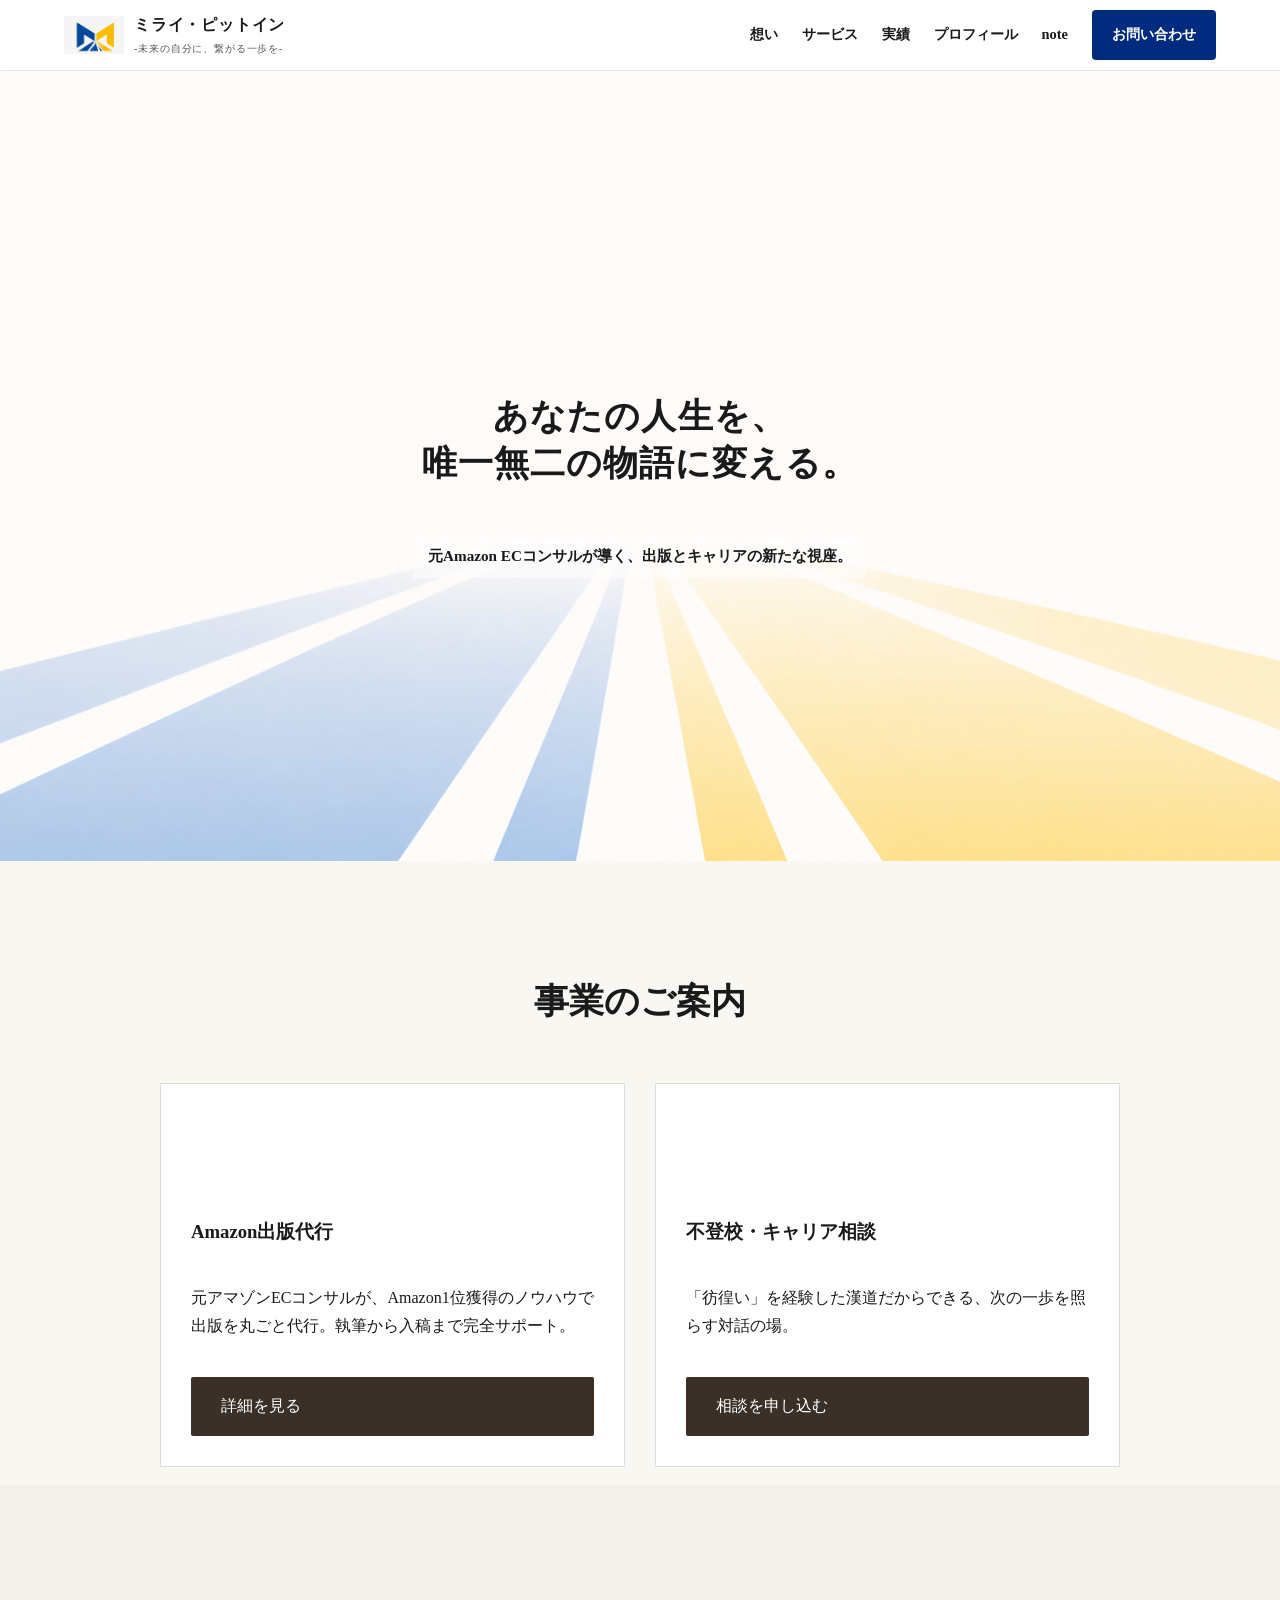
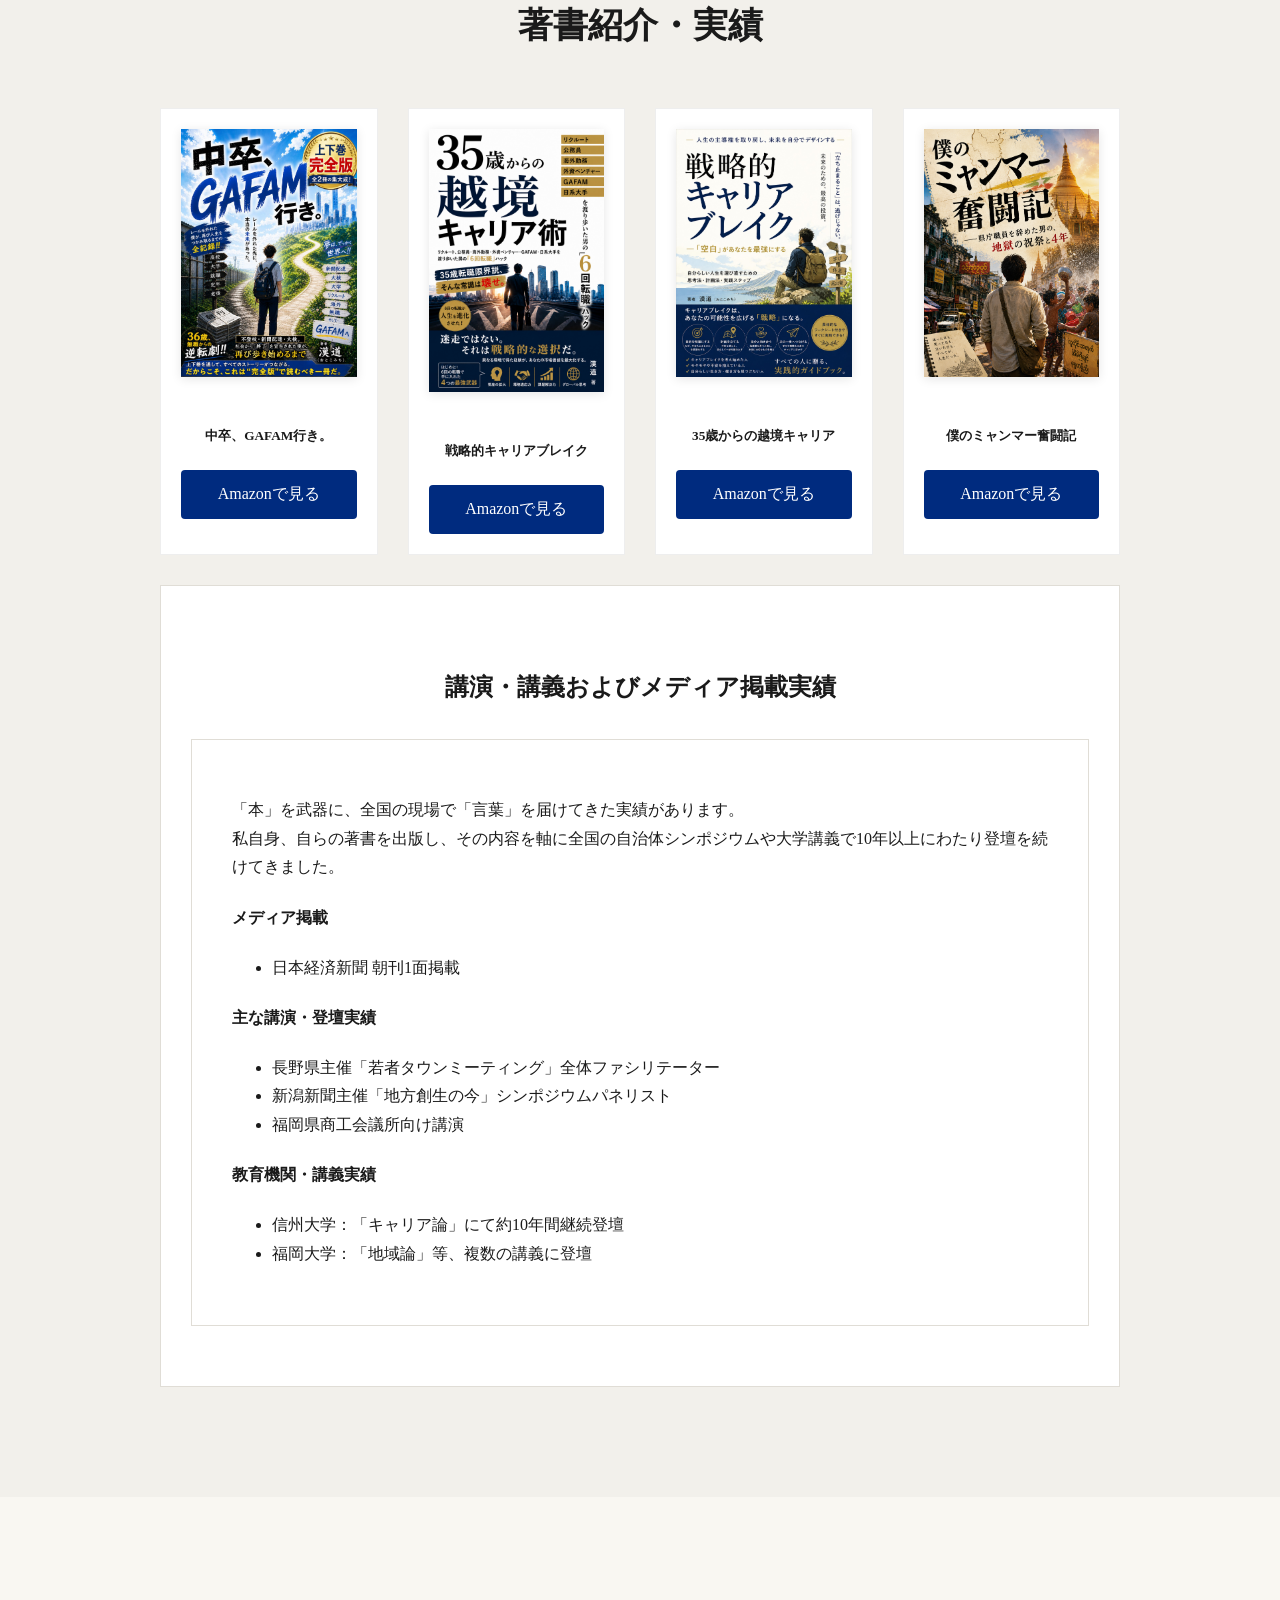
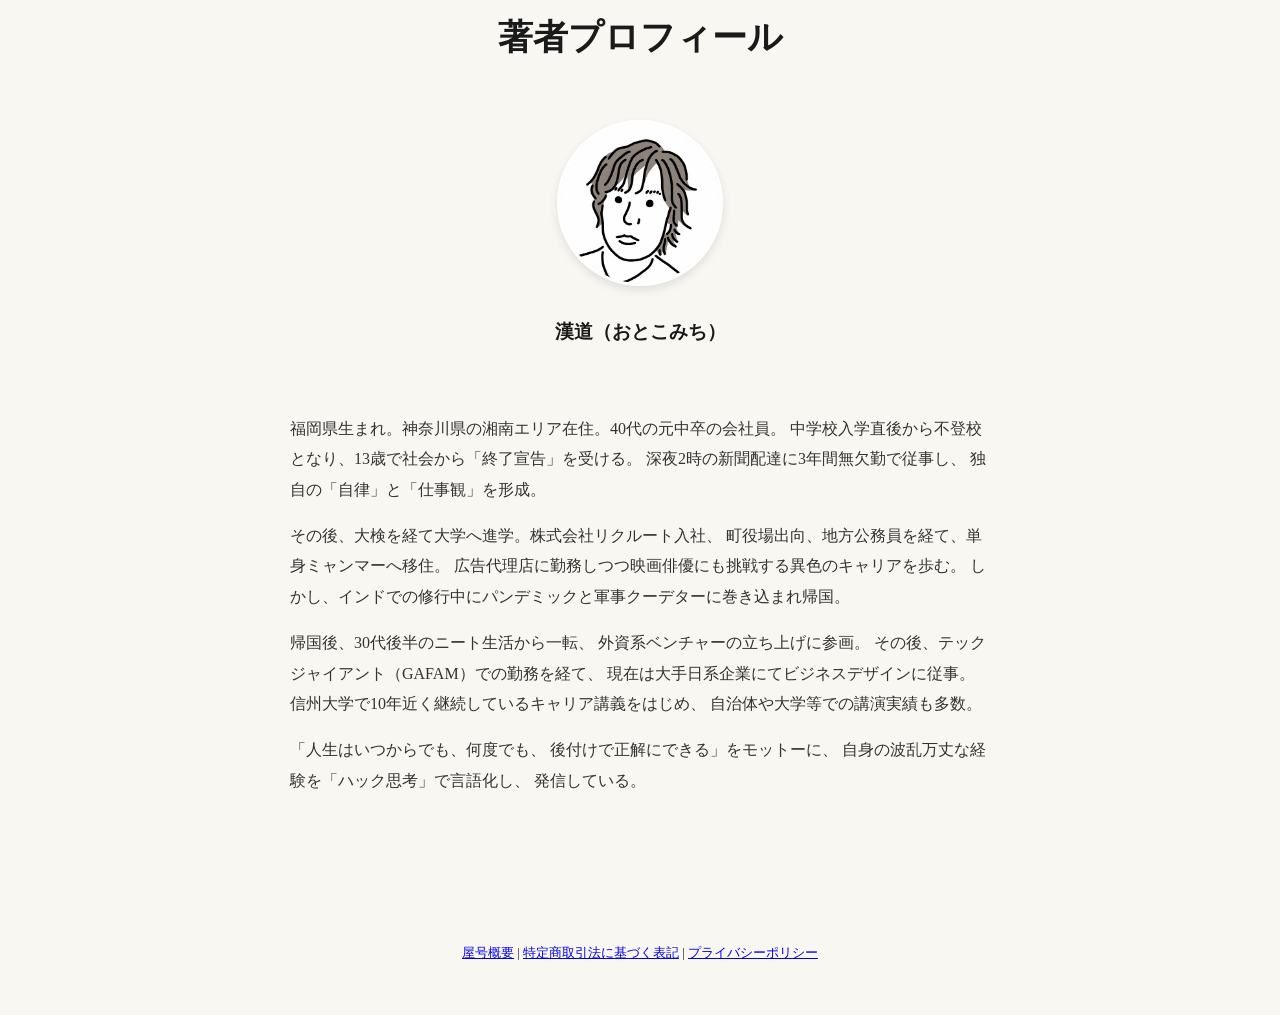
<file: index.html>
<!DOCTYPE html>
<html lang="ja">
<head>
  <!-- 他のmetaタグの下に追加してください -->
  <meta property="og:title" content="ミライ・ピットイン | 未来の自分に、繋がる一歩に。">
  <meta property="og:description" content="元アマゾンECコンサルが、出版とキャリアを丸ごとサポート。あなたの知識と経験を、一冊の本へ。">
  <meta property="og:type" content="website">
  <meta property="og:url" content="https://takutisan-max.github.io/mirai-pitin/">
  <meta property="og:image" content="https://takutisan-max.github.io/mirai-pitin/ogp.png">
  <meta name="twitter:card" content="summary_large_image">
</head>
  <link rel="stylesheet" href="style.css">
  <meta charset="UTF-8">
  <meta name="viewport" content="width=device-width, initial-scale=1.0">
  <title>ミライ・ピットイン | 未来の自分に、繋がる一歩に。</title>
  <style>
    html { scroll-behavior: smooth; }
    body { font-family: "游明朝", "Yu Mincho", serif; color: #1a1a1a; background: #f9f7f2; margin: 0; line-height: 1.8; }
    .inner { max-width: 960px; margin: 0 auto; padding: 0 5%; }
    .section { padding: 80px 0; }
    .section-title { text-align: center; font-size: 2.2rem; margin-bottom: 50px; font-family: 'Noto Serif JP', serif; }

    /* ヘッダー */
/* ヘッダー */

header {
  display:flex;
  justify-content:space-between;
  align-items:center;

  padding:10px 5%;

  background:rgba(255,255,255,0.95);

  position:sticky;
  top:0;
  z-index:1000;

  border-bottom:1px solid rgba(0,0,0,0.1);
}

/* PCメニュー */

.pc-nav{
  display:flex;
  gap:24px;
  align-items:center;
}

.pc-nav a{
  text-decoration:none;
  color:#1a1a1a;
  font-weight:bold;
  font-size:0.9rem;
}

/* お問い合わせ */

.contact-btn{
  background:#002b7f;
  color:#fff !important;
  padding:12px 20px;
  border-radius:4px;
}

/* ハンバーガー */

.menu-btn{
  display:none;
  background:none;
  border:none;
  font-size:28px;
  cursor:pointer;
}

/* スマホメニュー */

.mobile-menu{
  position:fixed;
  top:0;
  right:-100%;

  width:80%;
  height:100vh;

  background:#fff;

  z-index:2000;

  transition:0.3s;

  padding:80px 30px;

  box-shadow:-5px 0 20px rgba(0,0,0,0.1);
}

.mobile-menu.active{
  right:0;
}

.mobile-menu a{
  display:block;
  margin-bottom:28px;

  text-decoration:none;
  color:#111;

  font-size:18px;
  font-weight:bold;
}

.close-btn{
  position:absolute;
  top:20px;
  right:20px;

  background:none;
  border:none;

  font-size:32px;
}

/* スマホ */

@media screen and (max-width:768px){

  .pc-nav{
    display:none;
  }

  .menu-btn{
    display:block;
  }

}


    /* ヒーロー */
    .top-hero { height: 80vh; display: flex; flex-direction: column; justify-content: center; align-items: center; text-align: center; background: url('bg-hero.jpg') no-repeat center center fixed; background-size: cover; }
    .top-hero h1 { font-size: 3.5rem; line-height: 1.5; margin-bottom: 25px; color: #1a1a1a; text-shadow: 0 0 15px rgba(255,255,255,0.8); }

    /* カード・実績 */
    .services-grid { display: grid; grid-template-columns: repeat(auto-fit, minmax(300px, 1fr)); gap: 30px; }
    .card { background: #fff; padding: 40px; border: 1px solid #e0ddd6; text-align: center; }
    .btn { display: inline-block; padding: 15px 30px; background: #3a3028; color: #fff; text-decoration: none; border-radius: 2px; margin-top: 20px; }
    
    .book-grid { display: grid; grid-template-columns: repeat(auto-fit, minmax(200px, 1fr)); gap: 30px; }
    .book-card { background: #fff; padding: 20px; text-align: center; border: 1px solid #eee; }
    .book-card img { width: 100%; height: auto; margin-bottom: 15px; box-shadow: 0 2px 10px rgba(0,0,0,0.1); }
    .book-btn { display: block; margin-top: 10px; padding: 10px; background: #002b7f; color: #fff; text-decoration: none; border-radius: 4px; }
    
    .achievements { background: #fff; padding: 30px; border: 1px solid #e0ddd6; margin: 30px 0; }
    .profile-wrap { display: grid; grid-template-columns: 240px 1fr; gap: 40px; align-items: start; }
  /* カード全体のスタイル */
.service-card {
  display: flex;        /* Flexboxを有効化 */
  flex-direction: column; /* 縦並びに配置 */
  height: 100%;         /* 高さを親要素に合わせる */
  padding: 30px;
  background: #fff;
  border: 1px solid #ddd;
}

/* テキスト部分 */
.service-text {
  flex-grow: 1;         /* 余白を埋めるようにテキストが伸びる */
  margin-bottom: 20px;
}

/* ボタン部分 */
.service-btn {
  margin-top: auto;     /* 自動的に上側の余白を最大化して一番下に配置 */
  text-align: center;
}</style>
</head>
<body>

<header>

 <div style="display:flex; align-items:center; gap:10px;">

  <img
    src="logo.png"
    alt="ロゴ"
    style="width:60px; height:auto;"
  >

  <div style="display:flex; flex-direction:column;">

    <span style="
      font-size:1rem;
      font-weight:bold;
      letter-spacing:0.05em;
    ">
      ミライ・ピットイン
    </span>

    <span style="
      font-size:0.65rem;
      color:#555;
      letter-spacing:0.08em;
    ">
      -未来の自分に、繋がる一歩を-
    </span>

  </div>

 </div>

 <!-- PCメニュー -->

 <nav class="pc-nav">

  <a href="about.html">
    想い
  </a>

  <a href="#service">
    サービス
  </a>

  <a href="#achievements">
    実績
  </a>

  <a href="#profile">
    プロフィール
  </a>

  <a
    href="https://note.com/modern_shrew1900"
    target="_blank"
  >
    note
  </a>

  <a
    href="mailto:mirai.pitin.contact@gmail.com"
    class="contact-btn"
  >
    お問い合わせ
  </a>

 </nav>

 <!-- スマホ -->

 <button
   class="menu-btn"
   onclick="openMenu()"
 >
   ☰
 </button>

</header>
<!-- スマホメニュー -->

<div class="mobile-menu" id="mobileMenu">

  <button
    class="close-btn"
    onclick="closeMenu()"
  >
    ×
  </button>

  <a href="about.html">
    想い
  </a>

<a href="#service" onclick="closeMenu()">
  サービス
</a>

<a href="#achievements" onclick="closeMenu()">
  実績
</a>

<a href="#profile" onclick="closeMenu()">
  プロフィール
</a>

  <a
    href="https://note.com/modern_shrew1900"
    target="_blank"
  >
    note
  </a>

  <a
    href="mailto:mirai.pitin.contact@gmail.com"
  >
    お問い合わせ
  </a>

</div>
<section class="top-hero"
  style="
    padding:40px 0 30px;
    display:flex;
    flex-direction:column;
    justify-content:center;
    align-items:center;
    text-align:center;
  ">

  <h1 style="
    font-size:2.2rem;
    line-height:1.35;
    padding:0 6%;
    letter-spacing:0.03em;
    text-align:center;
  ">
    あなたの人生を、<br>
    唯一無二の物語に変える。
  </h1>
<p style="
  font-size:0.95rem;
  font-weight:bold;
  background:rgba(255,255,255,0.5);
  padding:10px 15px;
  margin:20px 8% 0;
  line-height:1.7;
  text-align:center;
">元Amazon ECコンサルが導く、出版とキャリアの新たな視座。</p>
</section>

<!-- 事業案内 -->
<section class="section" id="service">
  <div class="inner">
    <h2 class="section-title">事業のご案内</h2>
    <div class="services-grid">
     <div class="service-card">
      <div class="service-text"></div>
        <h3>Amazon出版代行</h3>
        <p>元アマゾンECコンサルが、Amazon1位獲得のノウハウで出版を丸ごと代行。執筆から入稿まで完全サポート。</p>
        <a href="service-publishing.html" class="btn">詳細を見る</a>
      </div>
     <div class="service-card">
      <div class="service-text"></div>
        <h3>不登校・キャリア相談</h3>
        <p>「彷徨い」を経験した漢道だからできる、次の一歩を照らす対話の場。</p>
        <a href="./career-consulting.html" class="btn">相談を申し込む</a>
      </div>
    </div>
  </div>
</section>

<!-- 著書・実績 -->
<section class="section" id="achievements" style="background: #f2f0eb;">
  <div class="inner">
    <h2 class="section-title">著書紹介・実績</h2>
    <div class="book-grid">
      <div class="book-card"><img src="book1.jpg" alt="中卒、GAFAM行き。"><h5>中卒、GAFAM行き。</h5><a href="https://www.amazon.co.jp/dp/B0GZ6RTQ67" target="_blank" class="book-btn">Amazonで見る</a></div>
      <div class="book-card"><img src="book2.jpg" alt="戦略的キャリアブレイク"><h5>戦略的キャリアブレイク</h5><a href="https://www.amazon.co.jp/dp/B0GYLPK5RD" target="_blank" class="book-btn">Amazonで見る</a></div>
      <div class="book-card"><img src="book3.jpg" alt="35歳からの越境キャリア"><h5>35歳からの越境キャリア</h5><a href="https://www.amazon.co.jp/dp/B0GYBDL5W5" target="_blank" class="book-btn">Amazonで見る</a></div>
      <div class="book-card"><img src="book4.jpg" alt="僕のミャンマー奮闘記"><h5>僕のミャンマー奮闘記</h5><a href="#" class="book-btn">Amazonで見る</a></div>
    </div>
    
    <div class="achievements">
     <h2 style="margin-top: 50px; text-align: center;">講演・講義およびメディア掲載実績</h2>
<div class="achievements" style="background: #fff; padding: 40px; border: 1px solid #e0ddd6; line-height: 1.8;">
  <p style="margin-bottom: 20px;">
    「本」を武器に、全国の現場で「言葉」を届けてきた実績があります。<br>
    私自身、自らの著書を出版し、その内容を軸に全国の自治体シンポジウムや大学講義で10年以上にわたり登壇を続けてきました。</p>
      <h4>メディア掲載</h4>
      <ul><li>日本経済新聞 朝刊1面掲載</li></ul>
      <h4>主な講演・登壇実績</h4>
      <ul>
        <li>長野県主催「若者タウンミーティング」全体ファシリテーター</li>
        <li>新潟新聞主催「地方創生の今」シンポジウムパネリスト</li>
        <li>福岡県商工会議所向け講演</li>
      </ul>
      <h4>教育機関・講義実績</h4>
      <ul>
        <li>信州大学：「キャリア論」にて約10年間継続登壇</li>
        <li>福岡大学：「地域論」等、複数の講義に登壇</li>
      </ul>
    </div>
  </div>
</section>

<!-- プロフィール -->
<section class="section" id="profile">
  <div class="inner">

    <h2 class="section-title">
      著者プロフィール
    </h2>

    <div class="profile-wrap"
      style="
        display:flex;
        flex-direction:column;
        align-items:center;
        gap:30px;
      ">

      <div style="text-align:center;">

        <img
          src="profile.png"
          alt="漢道"
          style="
            width:160px;
            height:160px;
            border-radius:50%;
            object-fit:cover;
            border:3px solid #fff;
            box-shadow:0 4px 10px rgba(0,0,0,0.1);
          "
        >

        <h3 style="margin-top:20px;">
          漢道（おとこみち）
        </h3>

      </div>

      <div
        style="
          line-height:1.9;
          color:#333;
          width:100%;
          max-width:700px;
          text-align:left;
        "
      >

        <p>
          福岡県生まれ。神奈川県の湘南エリア在住。40代の元中卒の会社員。
          中学校入学直後から不登校となり、13歳で社会から「終了宣告」を受ける。
          深夜2時の新聞配達に3年間無欠勤で従事し、
          独自の「自律」と「仕事観」を形成。
        </p>

        <p>
          その後、大検を経て大学へ進学。株式会社リクルート入社、
          町役場出向、地方公務員を経て、単身ミャンマーへ移住。
          広告代理店に勤務しつつ映画俳優にも挑戦する異色のキャリアを歩む。
          しかし、インドでの修行中にパンデミックと軍事クーデターに巻き込まれ帰国。
        </p>

        <p>
          帰国後、30代後半のニート生活から一転、
          外資系ベンチャーの立ち上げに参画。
          その後、テックジャイアント（GAFAM）での勤務を経て、
          現在は大手日系企業にてビジネスデザインに従事。
          信州大学で10年近く継続しているキャリア講義をはじめ、
          自治体や大学等での講演実績も多数。
        </p>

        <p>
          「人生はいつからでも、何度でも、
          後付けで正解にできる」をモットーに、
          自身の波乱万丈な経験を「ハック思考」で言語化し、
          発信している。
        </p>

      </div>
    </div>
  </div>
</section>

<footer>
  <p style="text-align: center; font-size: 0.8rem; margin: 50px 0;">
    <a href="company.html">屋号概要</a> | 
    <a href="tokutei.html">特定商取引法に基づく表記</a> | 
    <a href="privacy.html">プライバシーポリシー</a>
  </p>
</footer>
<script>

function openMenu(){
  document
    .getElementById("mobileMenu")
    .classList.add("active");
}

function closeMenu(){
  document
    .getElementById("mobileMenu")
    .classList.remove("active");
}

</script>
</body>
</html>
</file>
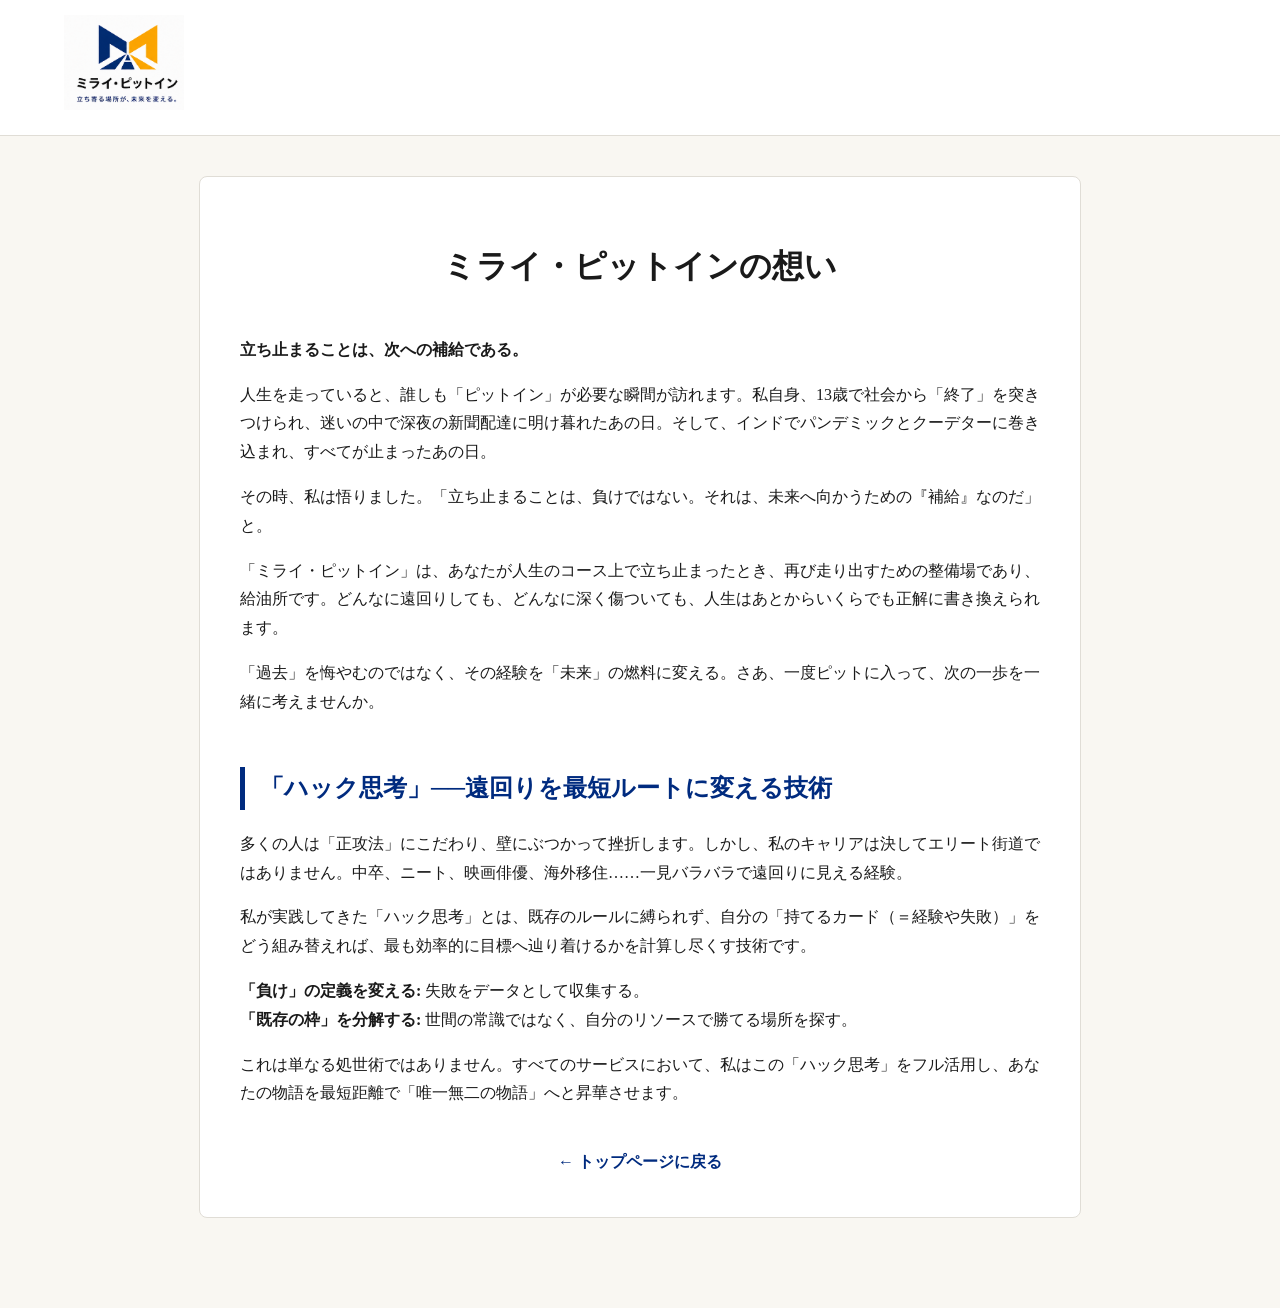
<file: about.html>
<!DOCTYPE html>
<!DOCTYPE html>
<html lang="ja">
<head>
  <meta charset="UTF-8">
  <meta name="viewport" content="width=device-width, initial-scale=1.0">
  <title>ミライ・ピットインの想い | 未来の自分に、繋がる一歩に。</title>
  <style>
    body { font-family: "游明朝", "Yu Mincho", serif; line-height: 1.8; background: #f9f7f2; color: #1a1a1a; margin: 0; padding-bottom: 50px; }
    header { background: #fff; padding: 15px 5%; border-bottom: 1px solid #e0ddd6; }
    .content-box { max-width: 800px; margin: 40px auto; background: #fff; padding: 40px; border-radius: 8px; border: 1px solid #e0ddd6; }
    h1 { text-align: center; font-size: 2rem; margin-bottom: 40px; }
    h2 { border-left: 5px solid #002b7f; padding-left: 15px; margin-top: 50px; color: #002b7f; }
    .back-link { text-align: center; margin-top: 40px; display: block; text-decoration: none; color: #002b7f; font-weight: bold; }
  </style>
</head>
<body>

<header>
  <img src="スクリーンショット 2026-05-23 1.51.43.jpg" alt="ミライ・ピットイン ロゴ" style="width: 120px; height: auto;">
</header>

<main class="content-box">
  <h1>ミライ・ピットインの想い</h1>
  <p><strong>立ち止まることは、次への補給である。</strong></p>
  <p>人生を走っていると、誰しも「ピットイン」が必要な瞬間が訪れます。私自身、13歳で社会から「終了」を突きつけられ、迷いの中で深夜の新聞配達に明け暮れたあの日。そして、インドでパンデミックとクーデターに巻き込まれ、すべてが止まったあの日。</p>
  <p>その時、私は悟りました。「立ち止まることは、負けではない。それは、未来へ向かうための『補給』なのだ」と。</p>
  <p>「ミライ・ピットイン」は、あなたが人生のコース上で立ち止まったとき、再び走り出すための整備場であり、給油所です。どんなに遠回りしても、どんなに深く傷ついても、人生はあとからいくらでも正解に書き換えられます。</p>
  <p>「過去」を悔やむのではなく、その経験を「未来」の燃料に変える。さあ、一度ピットに入って、次の一歩を一緒に考えませんか。</p>

  <h2>「ハック思考」──遠回りを最短ルートに変える技術</h2>
  <p>多くの人は「正攻法」にこだわり、壁にぶつかって挫折します。しかし、私のキャリアは決してエリート街道ではありません。中卒、ニート、映画俳優、海外移住……一見バラバラで遠回りに見える経験。</p>
  <p>私が実践してきた「ハック思考」とは、既存のルールに縛られず、自分の「持てるカード（＝経験や失敗）」をどう組み替えれば、最も効率的に目標へ辿り着けるかを計算し尽くす技術です。</p>
  <p><strong>「負け」の定義を変える:</strong> 失敗をデータとして収集する。<br>
  <strong>「既存の枠」を分解する:</strong> 世間の常識ではなく、自分のリソースで勝てる場所を探す。</p>
  <p>これは単なる処世術ではありません。すべてのサービスにおいて、私はこの「ハック思考」をフル活用し、あなたの物語を最短距離で「唯一無二の物語」へと昇華させます。</p>
  
  <a href="index.html" class="back-link">← トップページに戻る</a>
</main>

</body>
</html>
</file>
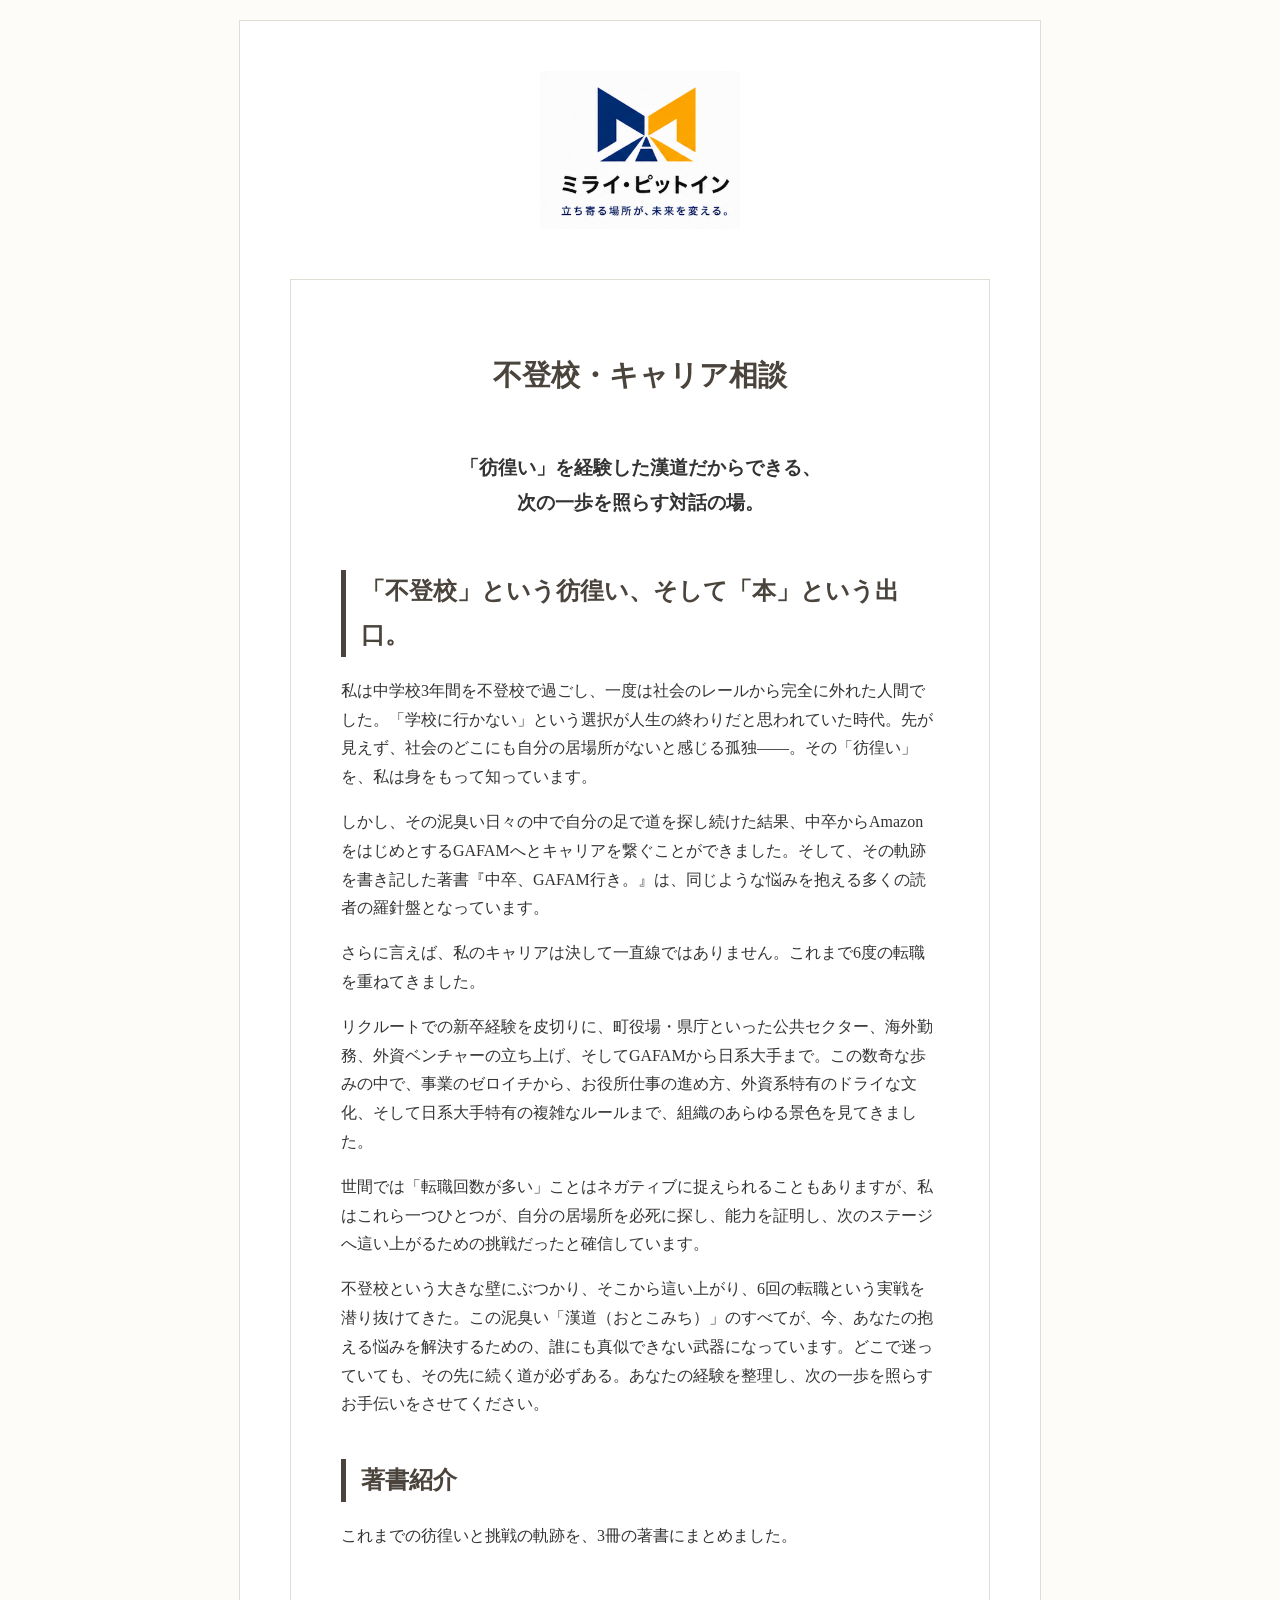
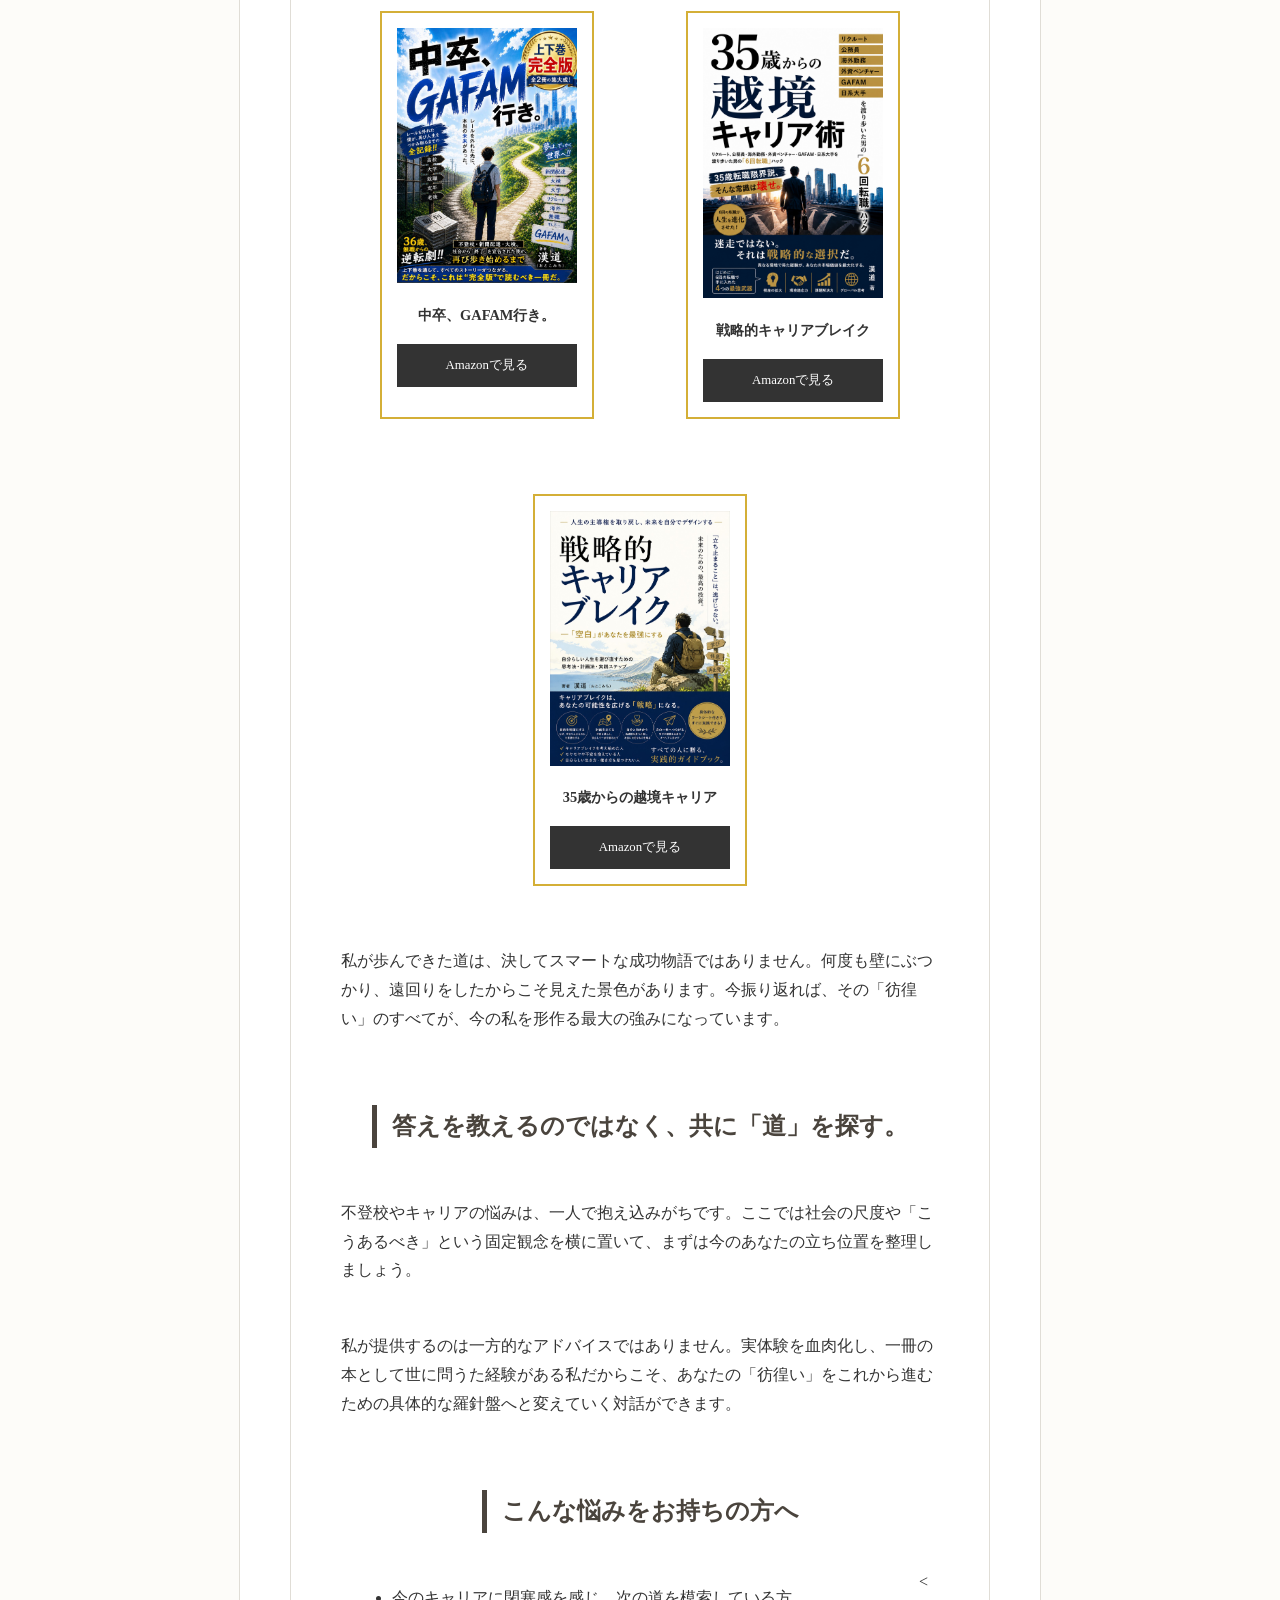
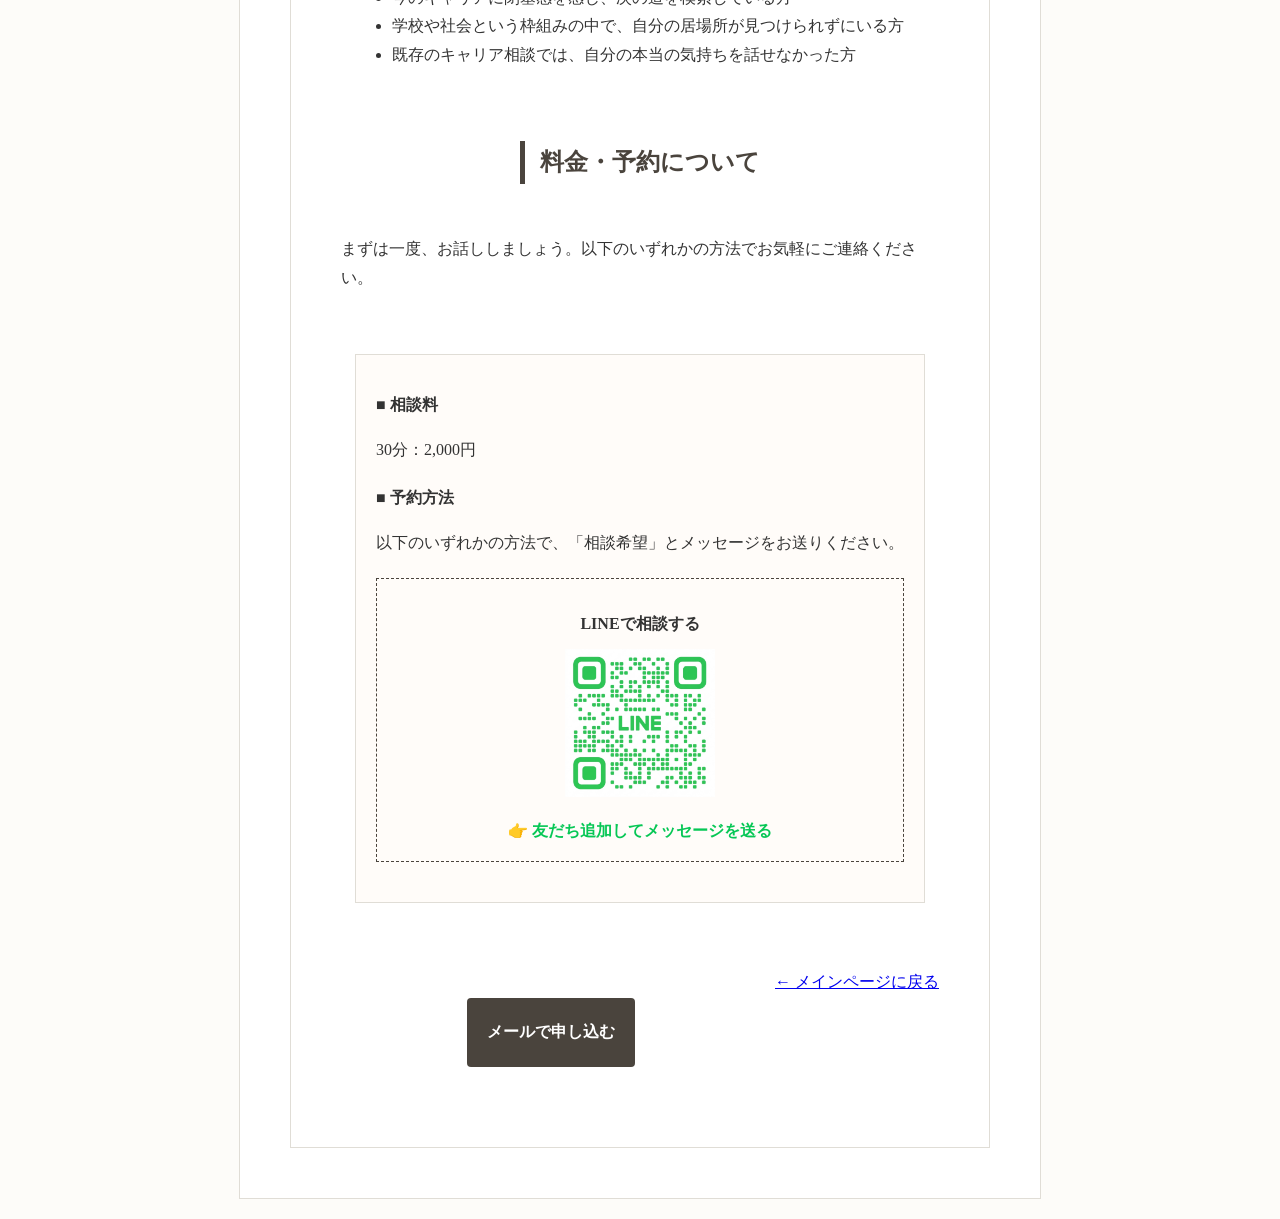
<file: career-consulting.html>
<!DOCTYPE html>
<html lang="ja">
<head>
  <meta charset="UTF-8">
  <title>不登校・キャリア相談 | 漢道（おとこみち）の対話</title>
  <style>
    body { font-family: "游明朝", "Yu Mincho", serif; line-height: 1.8; color: #333; background: #fdfcf9; margin: 0; padding: 20px; }
    .inner { max-width: 700px; margin: 0 auto; background: #fff; padding: 50px; border: 1px solid #e0ddd6; }
    h1 { font-size: 1.8rem; text-align: center; color: #4a443d; margin-bottom: 50px; }
    h2 { border-left: 5px solid #4a443d; padding-left: 15px; margin-top: 40px; color: #4a443d; }
    .hero { text-align: center; margin-bottom: 50px; }
    .btn { display: block; text-align: center; padding: 20px; background: #4a443d; color: #fff; text-decoration: none; font-weight: bold; margin: 50px auto 0; border-radius: 4px; width: fit-content; }
  </style>
</head>
<body>

  <div class="inner">
  <!-- ロゴ配置 -->
  <div style="text-align: center; margin-bottom: 40px;">
    <img src="スクリーンショット 2026-05-23 1.51.43.jpg" alt="ミライ・ピットイン" style="width: 200px; height: auto;">
  </div>

<div class="inner">
  <h1>不登校・キャリア相談</h1>
  
  <div class="hero">
    <p style="font-size: 1.2rem; font-weight: bold;">「彷徨い」を経験した漢道だからできる、<br>次の一歩を照らす対話の場。</p>
  </div>

  <h2>「不登校」という彷徨い、そして「本」という出口。</h2>
  <p>私は中学校3年間を不登校で過ごし、一度は社会のレールから完全に外れた人間でした。「学校に行かない」という選択が人生の終わりだと思われていた時代。先が見えず、社会のどこにも自分の居場所がないと感じる孤独——。その「彷徨い」を、私は身をもって知っています。</p>
  <p>しかし、その泥臭い日々の中で自分の足で道を探し続けた結果、中卒からAmazonをはじめとするGAFAMへとキャリアを繋ぐことができました。そして、その軌跡を書き記した著書『中卒、GAFAM行き。』は、同じような悩みを抱える多くの読者の羅針盤となっています。</p>
<style>
  /* 既存のスタイルに追加・修正 */
  .book-card { border: 2px solid #d4af37; padding: 20px; text-align: center; width: 220px; margin: 30px auto; background: #fff; }
  .book-img { width: 150px; height: auto; display: block; margin: 0 auto; } /* 画像の幅を固定 */
  .book-btn { display: block; padding: 10px; background: #333; color: #fff; text-decoration: none; margin-top: 15px; font-size: 0.9rem; }
</style>
<p>
  さらに言えば、私のキャリアは決して一直線ではありません。これまで6度の転職を重ねてきました。
</p>
<p>
  リクルートでの新卒経験を皮切りに、町役場・県庁といった公共セクター、海外勤務、外資ベンチャーの立ち上げ、そしてGAFAMから日系大手まで。この数奇な歩みの中で、事業のゼロイチから、お役所仕事の進め方、外資系特有のドライな文化、そして日系大手特有の複雑なルールまで、組織のあらゆる景色を見てきました。
</p>
<p>
  世間では「転職回数が多い」ことはネガティブに捉えられることもありますが、私はこれら一つひとつが、自分の居場所を必死に探し、能力を証明し、次のステージへ這い上がるための挑戦だったと確信しています。
</p>
<p>
  不登校という大きな壁にぶつかり、そこから這い上がり、6回の転職という実戦を潜り抜けてきた。この泥臭い「漢道（おとこみち）」のすべてが、今、あなたの抱える悩みを解決するための、誰にも真似できない武器になっています。どこで迷っていても、その先に続く道が必ずある。あなたの経験を整理し、次の一歩を照らすお手伝いをさせてください。
</p>

<h2>著書紹介</h2>
  <p>これまでの彷徨いと挑戦の軌跡を、3冊の著書にまとめました。</p>
  
  <div class="book-container" style="display: flex; flex-wrap: wrap; justify-content: center; gap: 15px; margin: 30px 0;">
    
    <!-- 1冊目 -->
    <div class="book-card" style="border: 2px solid #d4af37; padding: 15px; text-align: center; width: 180px;">
      <img src="book1.jpg" alt="中卒、GAFAM行き。" style="width: 100%; height: auto;">
      <h4 style="font-size: 0.9rem; margin: 10px 0;">中卒、GAFAM行き。</h4>
      <a href="https://www.amazon.co.jp/dp/B0GZ6RTQ67" target="_blank" class="book-btn" style="font-size: 0.8rem;">Amazonで見る</a>
    </div>

    <!-- 2冊目 -->
    <div class="book-card" style="border: 2px solid #d4af37; padding: 15px; text-align: center; width: 180px;">
      <img src="book2.jpg" alt="戦略的キャリアブレイク" style="width: 100%; height: auto;">
      <h4 style="font-size: 0.9rem; margin: 10px 0;">戦略的キャリアブレイク</h4>
      <a href="https://www.amazon.co.jp/dp/B0GYLPK5RD" target="_blank" class="book-btn" style="font-size: 0.8rem;">Amazonで見る</a>
    </div>

    <!-- 3冊目 -->
    <div class="book-card" style="border: 2px solid #d4af37; padding: 15px; text-align: center; width: 180px;">
      <img src="book3.jpg" alt="35歳からの越境キャリア" style="width: 100%; height: auto;">
      <h4 style="font-size: 0.9rem; margin: 10px 0;">35歳からの越境キャリア</h4>
      <a href="https://www.amazon.co.jp/dp/B0GYBDL5W5" target="_blank" class="book-btn" style="font-size: 0.8rem;">Amazonで見る</a>
    </div>


  <p>私が歩んできた道は、決してスマートな成功物語ではありません。何度も壁にぶつかり、遠回りをしたからこそ見えた景色があります。今振り返れば、その「彷徨い」のすべてが、今の私を形作る最大の強みになっています。</p>

  <h2>答えを教えるのではなく、共に「道」を探す。</h2>
  <p>不登校やキャリアの悩みは、一人で抱え込みがちです。ここでは社会の尺度や「こうあるべき」という固定観念を横に置いて、まずは今のあなたの立ち位置を整理しましょう。</p>
  <p>私が提供するのは一方的なアドバイスではありません。実体験を血肉化し、一冊の本として世に問うた経験がある私だからこそ、あなたの「彷徨い」をこれから進むための具体的な羅針盤へと変えていく対話ができます。</p>

  <h2>こんな悩みをお持ちの方へ</h2>
  <ul>
    <li>今のキャリアに閉塞感を感じ、次の道を模索している方</li>
    <li>学校や社会という枠組みの中で、自分の居場所が見つけられずにいる方</li>
    <li>既存のキャリア相談では、自分の本当の気持ちを話せなかった方</li>
  </ul>

  <<h2>料金・予約について</h2>
  <p>まずは一度、お話ししましょう。以下のいずれかの方法でお気軽にご連絡ください。</p>

  <div style="background: #fffcf9; padding: 20px; border: 1px solid #e0ddd6; margin: 30px 0;">
    <p style="font-weight: bold; margin-bottom: 10px;">■ 相談料</p>
    <p style="margin-bottom: 20px;">30分：2,000円</p>

    <p style="font-weight: bold; margin-bottom: 10px;">■ 予約方法</p>
    <p>以下のいずれかの方法で、「相談希望」とメッセージをお送りください。</p>
    
    <div style="text-align: center; margin: 20px 0; padding: 15px; border: 1px dashed #4a443d;">
      <p style="font-weight: bold; margin-bottom: 10px;">LINEで相談する</p>
      <!-- QRコード画像を追加 -->
      <a href="https://lin.ee/svkxnpY" target="_blank">
        <img src="Gemini_Generated_Image_4z0ie4z0ie4z0ie4.png" alt="LINE QRコード" style="width: 150px; height: auto; margin-bottom: 10px;">
      </a>
      <br>
      <a href="https://lin.ee/svkxnpY" target="_blank" style="color: #06c755; text-decoration: none; font-weight: bold;">
        👉 友だち追加してメッセージを送る
      </a>
    </div>
  </div>


  <a href="mailto:mirai.pitin.contact@gmail.com" class="btn">メールで申し込む</a>
  <p style="text-align: center; margin-top: 20px;"><a href="index.html">← メインページに戻る</a></p>


</body>
</html>
</file>
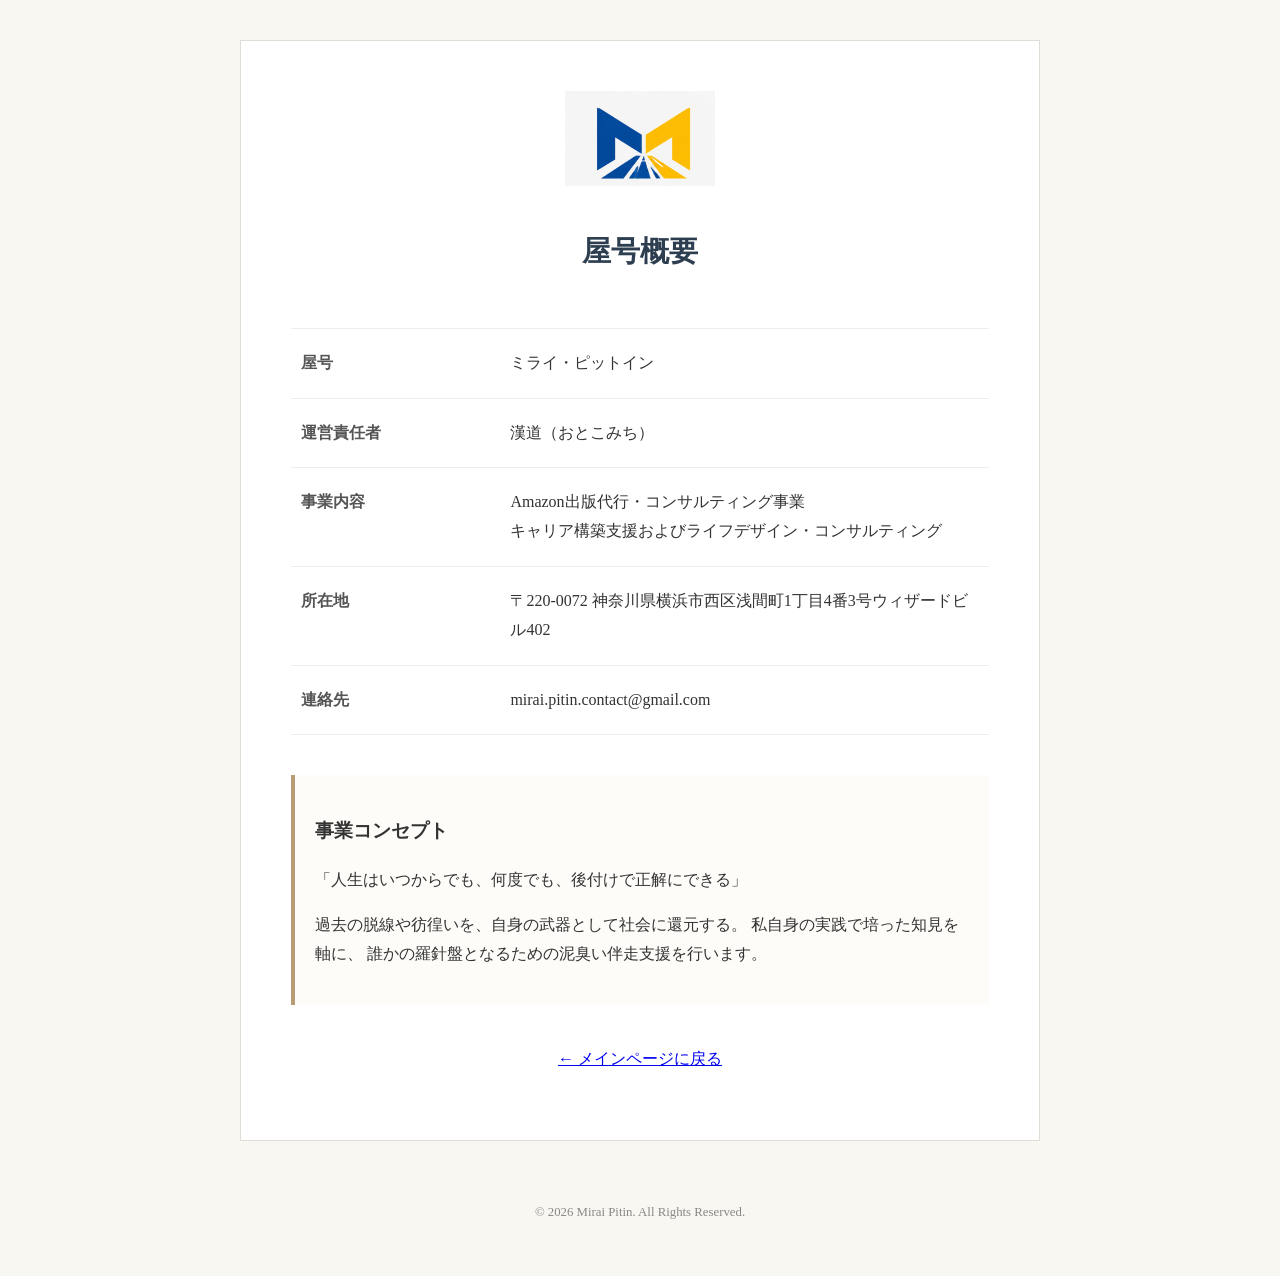
<file: company.html>
<!DOCTYPE html>
<html lang="ja">

<head>
  <meta charset="UTF-8">
  <meta name="viewport" content="width=device-width, initial-scale=1.0">

  <title>屋号概要 | ミライ・ピットイン</title>

  <style>

    body {
      font-family: "游明朝", "Yu Mincho", serif;
      line-height: 1.8;
      color: #333;
      background: #f9f7f2;
      padding: 40px 20px;
      margin: 0;
      overflow-x: hidden;
    }

    .inner {
      max-width: 800px;
      margin: 0 auto;
      background: #fff;
      padding: 50px;
      border: 1px solid #e0ddd6;
      box-sizing: border-box;
    }

    h1 {
      font-size: 1.8rem;
      text-align: center;
      margin-bottom: 50px;
      color: #2c3e50;
    }

    dl {
      display: flex;
      flex-wrap: wrap;
      border-top: 1px solid #eee;
    }

    dt {
      width: 30%;
      padding: 20px 10px;
      border-bottom: 1px solid #eee;
      font-weight: bold;
      color: #555;
      box-sizing: border-box;
    }

    dd {
      width: 70%;
      padding: 20px 10px;
      border-bottom: 1px solid #eee;
      margin: 0;
      box-sizing: border-box;
      word-break: break-word;
    }

    .concept {
      margin-top: 40px;
      padding: 20px;
      background: #fdfcf9;
      border-left: 4px solid #b89c74;
    }

    footer {
      text-align: center;
      font-size: 0.8rem;
      margin-top: 60px;
      color: #888;
    }

    img {
      max-width: 100%;
      height: auto;
    }

    /* スマホ対応 */
    @media screen and (max-width: 768px) {

      body {
        padding: 15px;
      }

      .inner {
        padding: 25px 20px;
      }

      h1 {
        font-size: 1.5rem;
        margin-bottom: 30px;
      }

      dl {
        display: block;
      }

      dt,
      dd {
        width: 100%;
        display: block;
      }

      dt {
        background: #f5f5f5;
        padding: 12px 15px;
        border-bottom: none;
      }

      dd {
        padding: 15px;
      }

      .concept {
        padding: 18px;
      }

      .concept h3,
      .concept p {
        writing-mode: horizontal-tb !important;
      }

    }

  </style>
</head>

<body>

  <div class="inner">

    <!-- ロゴ -->
    <div style="text-align: center; margin-bottom: 30px;">
      <img src="logo.png" alt="ミライ・ピットイン ロゴ" style="max-width: 150px;">
    </div>

    <h1>屋号概要</h1>

    <dl>

      <dt>屋号</dt>
      <dd>ミライ・ピットイン</dd>

      <dt>運営責任者</dt>
      <dd>漢道（おとこみち）</dd>

      <dt>事業内容</dt>
      <dd>
        Amazon出版代行・コンサルティング事業<br>
        キャリア構築支援およびライフデザイン・コンサルティング
      </dd>

      <dt>所在地</dt>
      <dd>〒220-0072
        
神奈川県横浜市西区浅間町1丁目4番3号ウィザードビル402</dd>

      <dt>連絡先</dt>
      <dd>mirai.pitin.contact@gmail.com</dd>

    </dl>

    <div class="concept">
      <h3>事業コンセプト</h3>

      <p>
        「人生はいつからでも、何度でも、後付けで正解にできる」
      </p>

      <p>
        過去の脱線や彷徨いを、自身の武器として社会に還元する。
        私自身の実践で培った知見を軸に、
        誰かの羅針盤となるための泥臭い伴走支援を行います。
      </p>
    </div>

    <p style="text-align: center; margin-top: 40px;">
      <a href="index.html">← メインページに戻る</a>
    </p>

  </div>

  <footer>
    <p>&copy; 2026 Mirai Pitin. All Rights Reserved.</p>
  </footer>

</body>
</html>
</file>
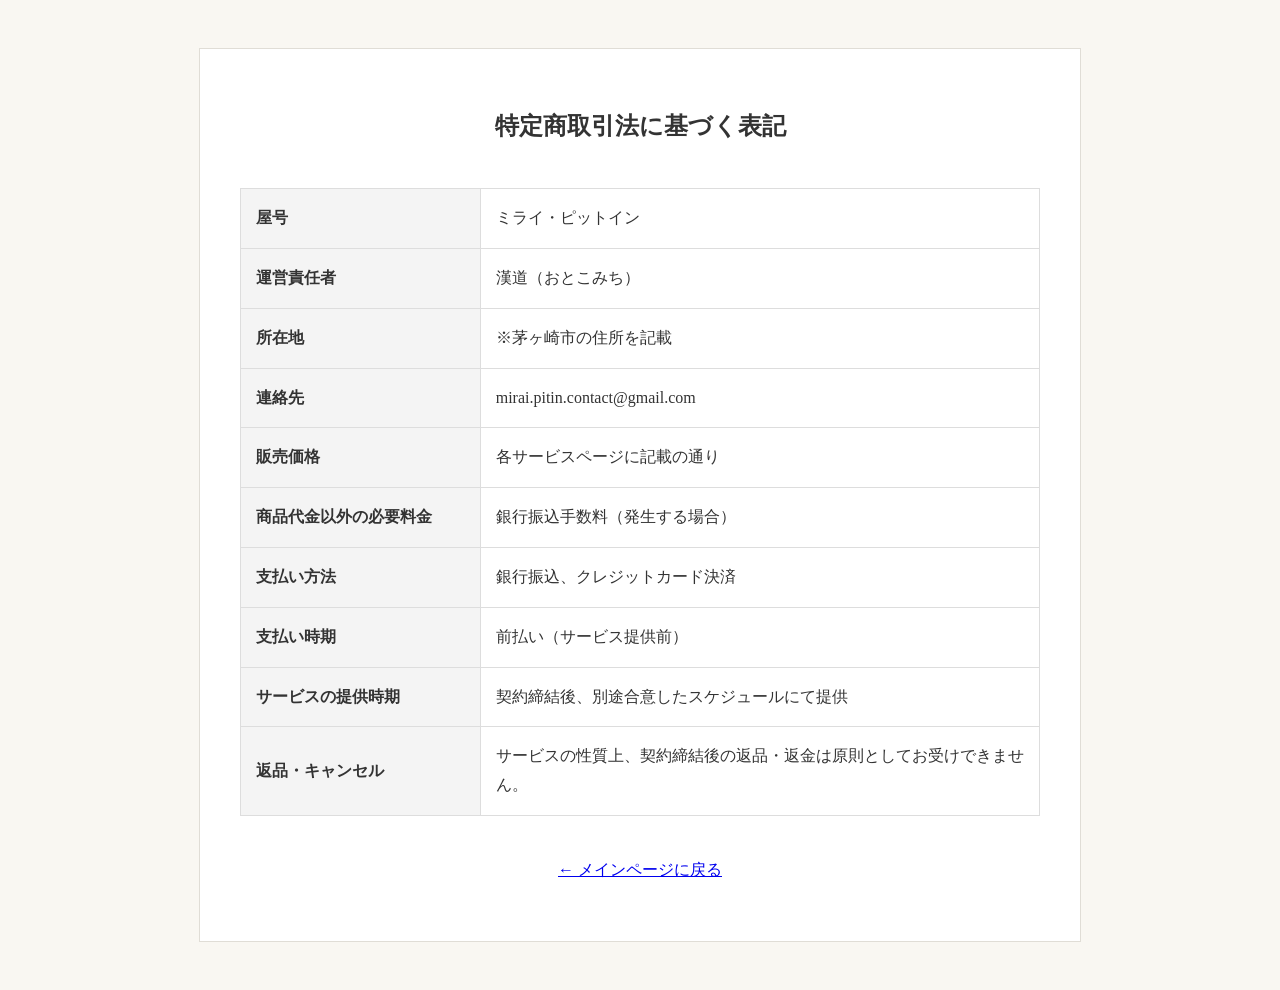
<file: gemini-code-1779544855304.html>
<!DOCTYPE html>
<html lang="ja">
<head>
  <meta charset="UTF-8">
  <title>特定商取引法に基づく表記 | ミライ・ピットイン</title>
  <style>
    body { font-family: "游明朝", "Yu Mincho", serif; line-height: 1.8; color: #333; background: #f9f7f2; padding: 40px 20px; }
    .inner { max-width: 800px; margin: 0 auto; background: #fff; padding: 40px; border: 1px solid #e0ddd6; }
    h1 { font-size: 1.5rem; text-align: center; margin-bottom: 40px; }
    table { width: 100%; border-collapse: collapse; }
    th { width: 30%; text-align: left; background: #f4f4f4; padding: 15px; border: 1px solid #ddd; }
    td { padding: 15px; border: 1px solid #ddd; }
  </style>
</head>
<body>

<div class="inner">
  <h1>特定商取引法に基づく表記</h1>
  
  <table>
    <tr><th>屋号</th><td>ミライ・ピットイン</td></tr>
    <tr><th>運営責任者</th><td>漢道（おとこみち）</td></tr>
    <tr><th>所在地</th><td>※茅ヶ崎市の住所を記載</td></tr>
    <tr><th>連絡先</th><td>mirai.pitin.contact@gmail.com</td></tr>
    <tr><th>販売価格</th><td>各サービスページに記載の通り</td></tr>
    <tr><th>商品代金以外の必要料金</th><td>銀行振込手数料（発生する場合）</td></tr>
    <tr><th>支払い方法</th><td>銀行振込、クレジットカード決済</td></tr>
    <tr><th>支払い時期</th><td>前払い（サービス提供前）</td></tr>
    <tr><th>サービスの提供時期</th><td>契約締結後、別途合意したスケジュールにて提供</td></tr>
    <tr><th>返品・キャンセル</th><td>サービスの性質上、契約締結後の返品・返金は原則としてお受けできません。</td></tr>
  </table>

  <p style="text-align: center; margin-top: 40px;">
    <a href="lp.html">← メインページに戻る</a>
  </p>
</div>

</body>
</html>
</file>
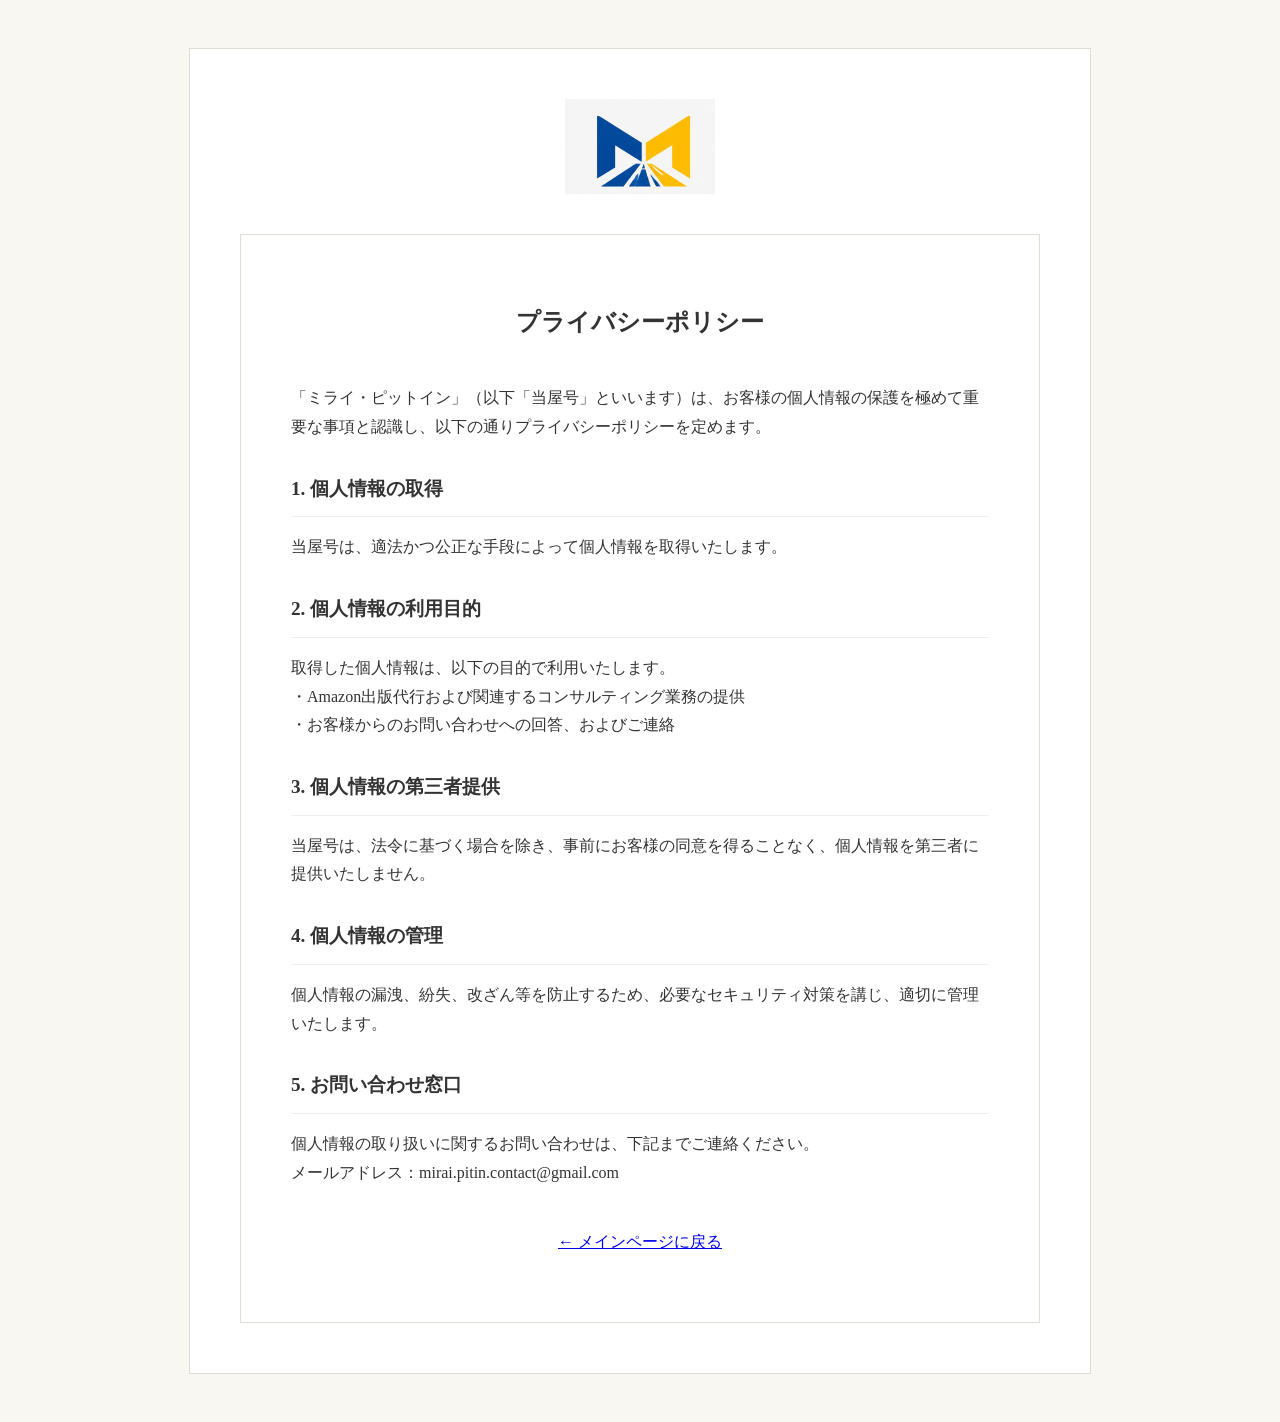
<file: privacy.html>
<!DOCTYPE html>
<html lang="ja">
<head>
  <div class="inner">
  <!-- ロゴを追加 -->
  <div style="text-align: center; margin-bottom: 30px;">
    <img src="logo.png" alt="ミライ・ピットイン ロゴ" style="max-width: 150px; height: auto;">
  </div>
  <meta charset="UTF-8">
  <title>プライバシーポリシー | ミライ・ピットイン</title>
  <style>
    body { font-family: "游明朝", "Yu Mincho", serif; line-height: 1.8; color: #333; background: #f9f7f2; padding: 40px 20px; }
    .inner { max-width: 800px; margin: 0 auto; background: #fff; padding: 50px; border: 1px solid #e0ddd6; }
    h1 { font-size: 1.5rem; text-align: center; margin-bottom: 40px; }
    h2 { font-size: 1.2rem; margin-top: 30px; border-bottom: 1px solid #eee; padding-bottom: 10px; }
  </style>
</head>
<body>

<div class="inner">
  <h1>プライバシーポリシー</h1>
  
  <p>「ミライ・ピットイン」（以下「当屋号」といいます）は、お客様の個人情報の保護を極めて重要な事項と認識し、以下の通りプライバシーポリシーを定めます。</p>

  <h2>1. 個人情報の取得</h2>
  <p>当屋号は、適法かつ公正な手段によって個人情報を取得いたします。</p>

  <h2>2. 個人情報の利用目的</h2>
  <p>取得した個人情報は、以下の目的で利用いたします。<br>
  ・Amazon出版代行および関連するコンサルティング業務の提供<br>
  ・お客様からのお問い合わせへの回答、およびご連絡</p>

  <h2>3. 個人情報の第三者提供</h2>
  <p>当屋号は、法令に基づく場合を除き、事前にお客様の同意を得ることなく、個人情報を第三者に提供いたしません。</p>

  <h2>4. 個人情報の管理</h2>
  <p>個人情報の漏洩、紛失、改ざん等を防止するため、必要なセキュリティ対策を講じ、適切に管理いたします。</p>

  <h2>5. お問い合わせ窓口</h2>
  <p>個人情報の取り扱いに関するお問い合わせは、下記までご連絡ください。<br>
  メールアドレス：mirai.pitin.contact@gmail.com</p>

  <p style="text-align: center; margin-top: 40px;">
    <a href="index.html">← メインページに戻る</a>
  </p>
</div>

</body>
</html>
</file>
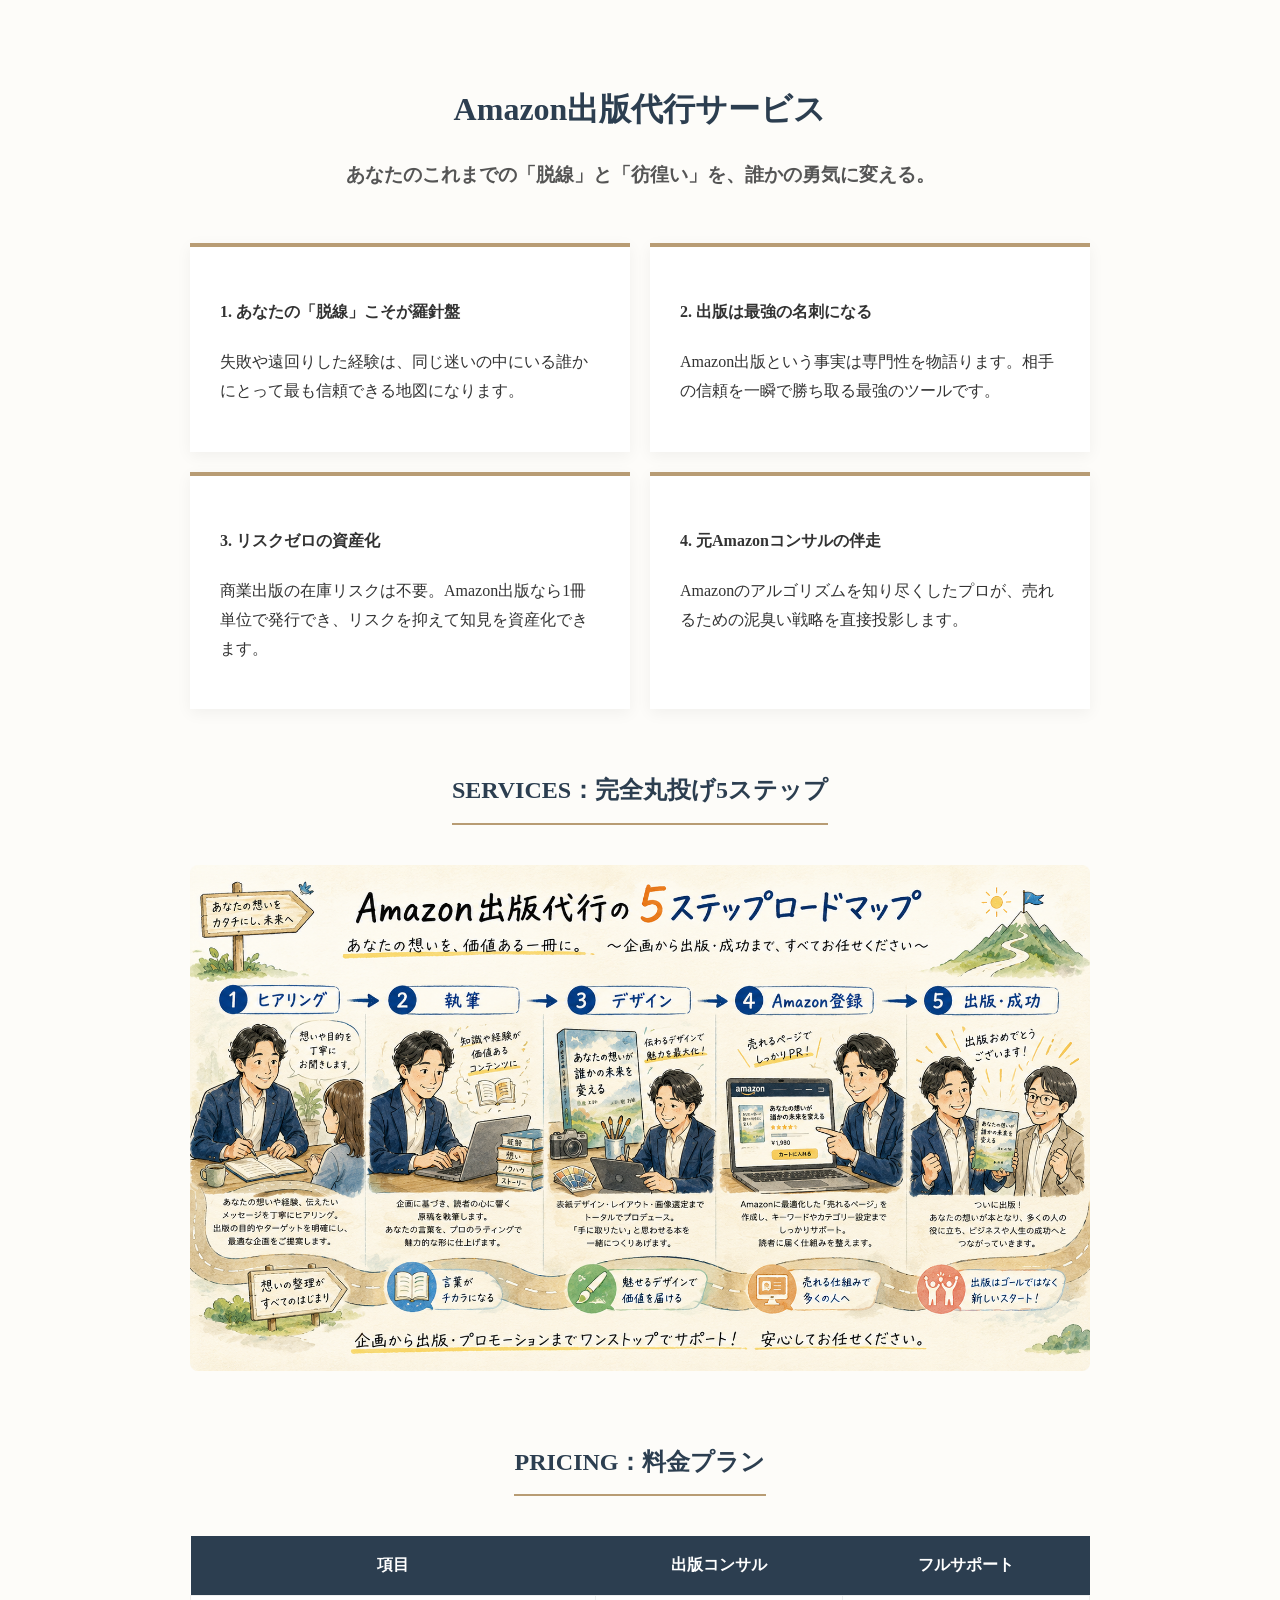
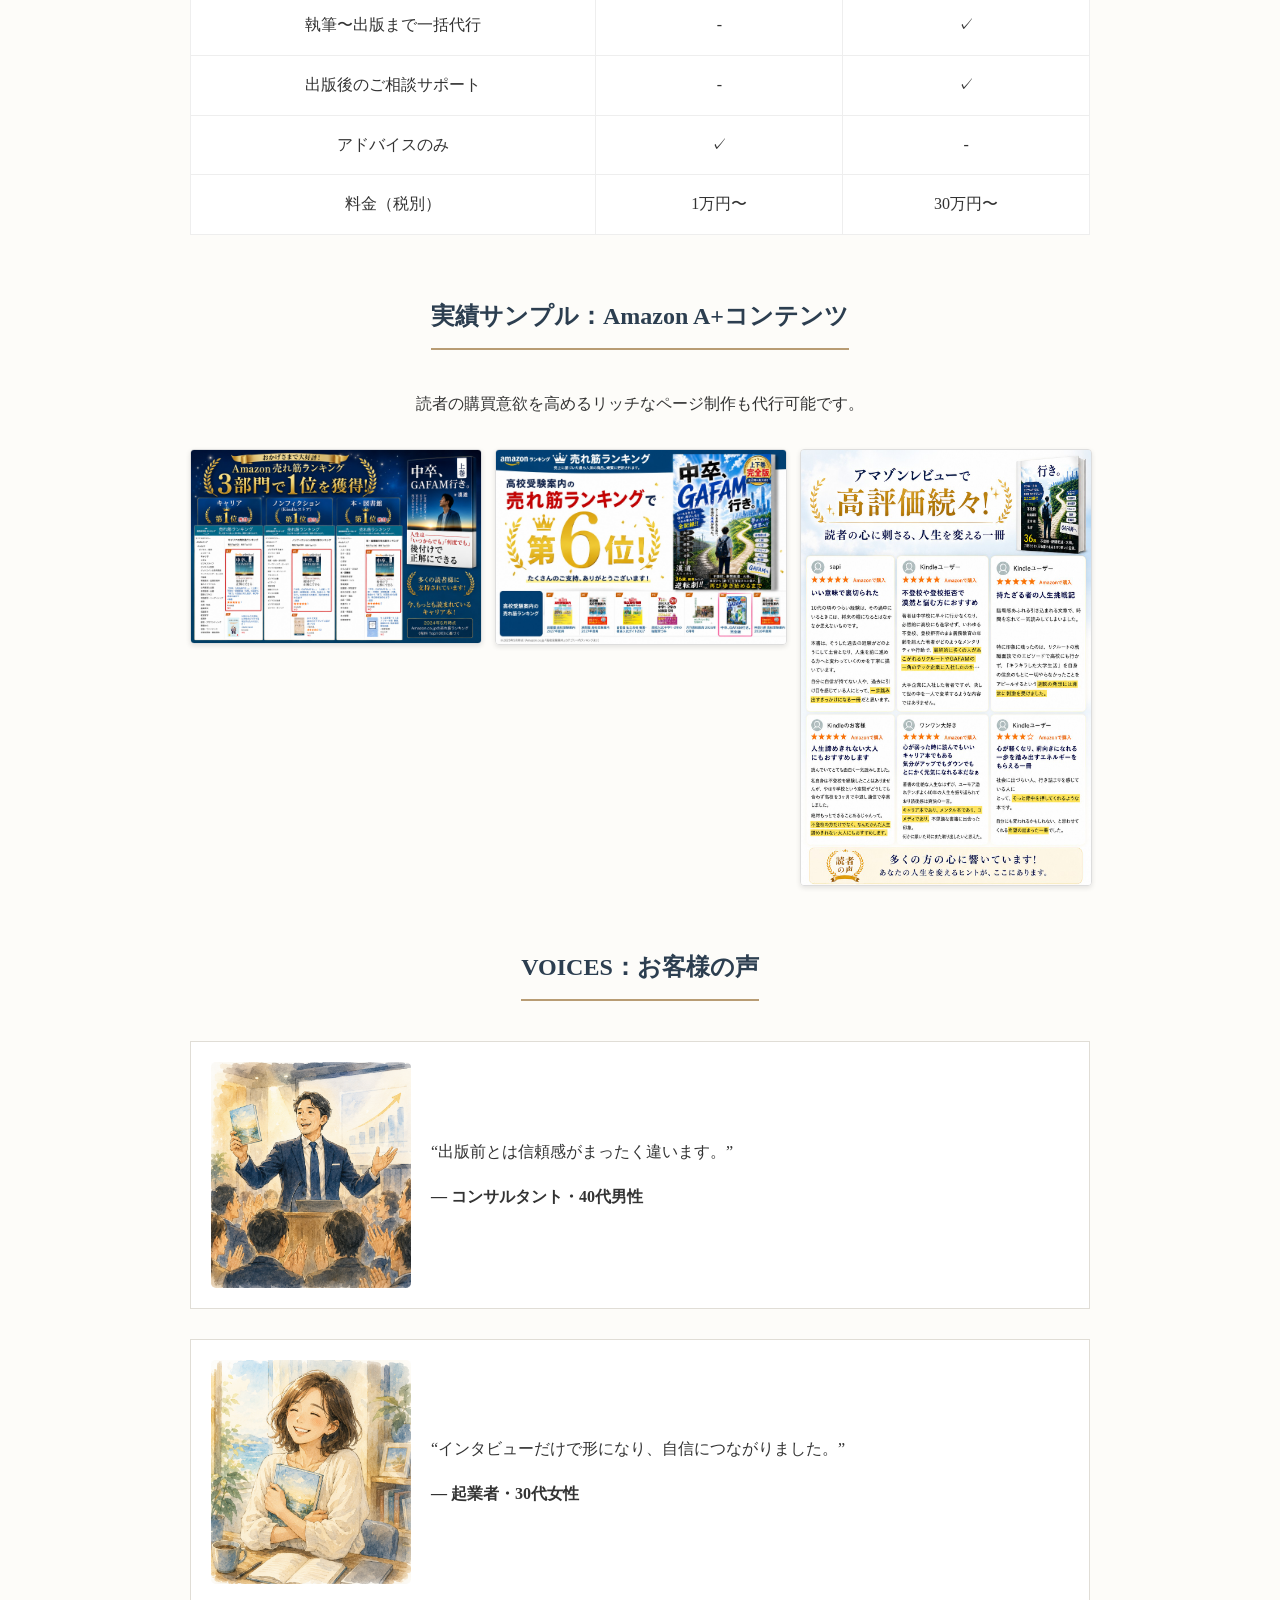
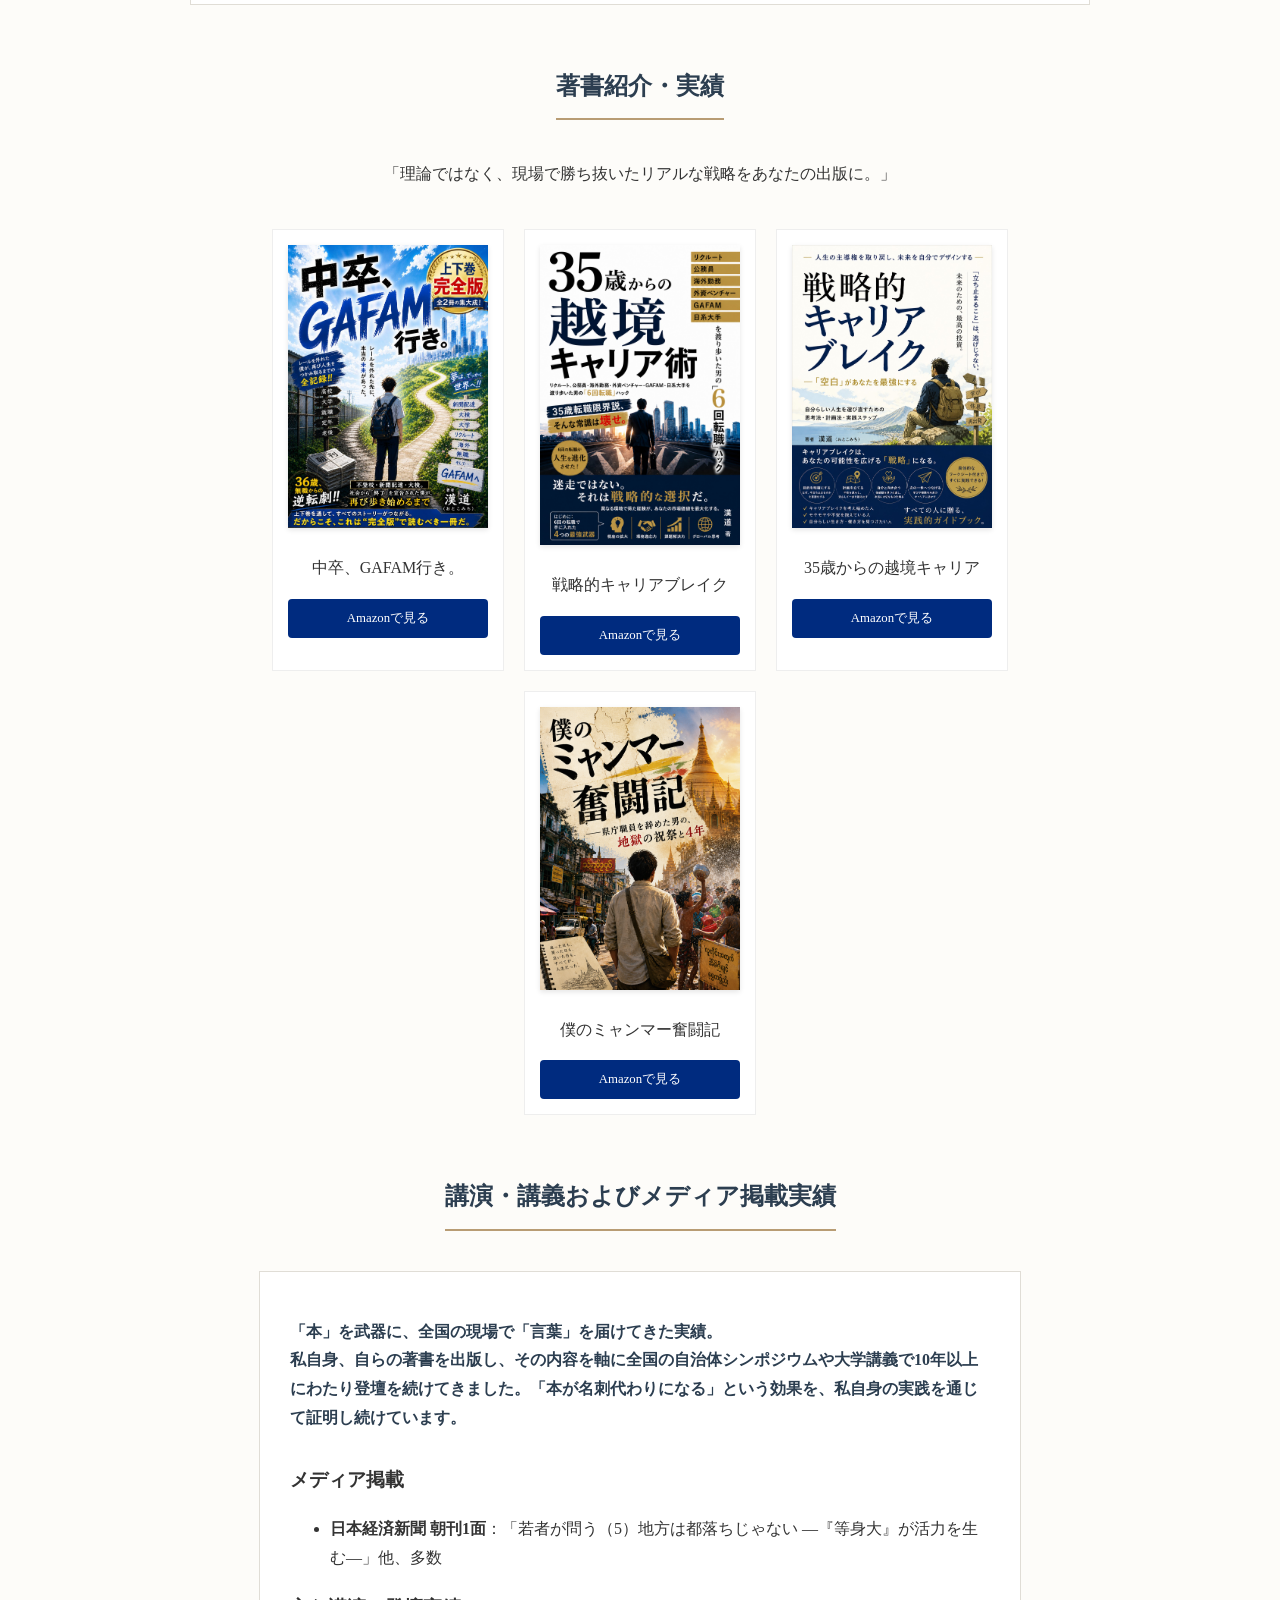
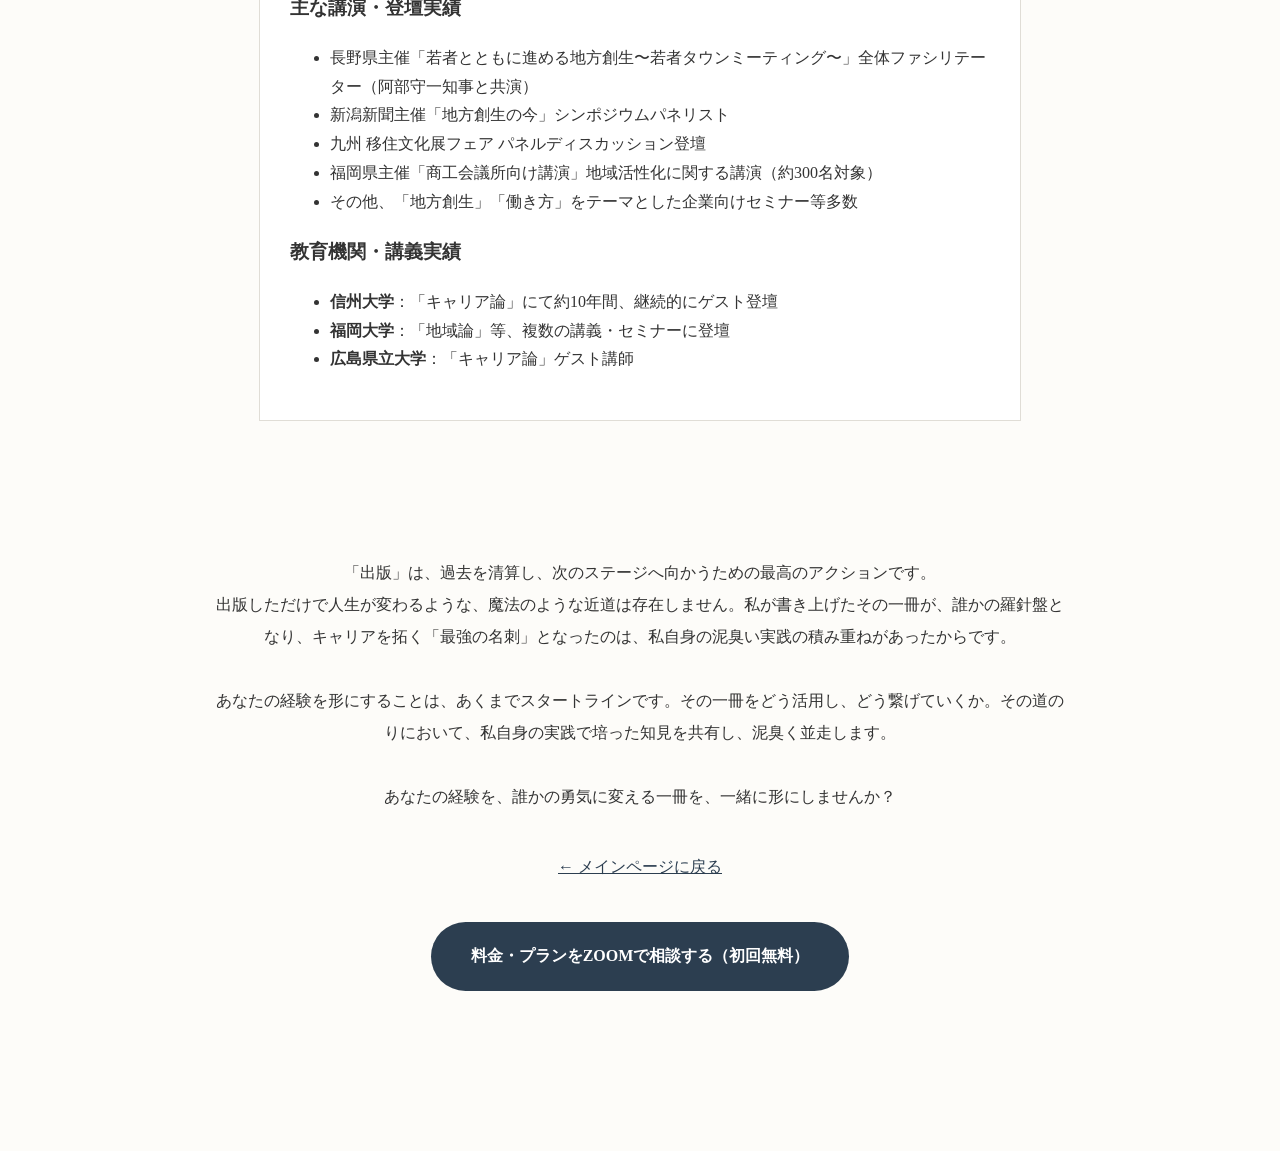
<file: service-publishing.html>
<!DOCTYPE html>
<html lang="ja">
<head>
  <meta charset="UTF-8">
  <meta name="viewport" content="width=device-width, initial-scale=1.0">
  <title>Amazon出版代行サービス | ミライ・ピットイン</title>
  <style>
    body { font-family: "游明朝", "Yu Mincho", serif; line-height: 1.8; color: #333; background: #fdfcf9; margin: 0; }
    .inner { max-width: 900px; margin: 0 auto; padding: 60px 20px; }
    h1 { text-align: center; font-size: 2rem; margin-bottom: 10px; color: #2c3e50; }
    .lead { text-align: center; font-size: 1.2rem; margin-bottom: 50px; font-weight: bold; color: #555; }
    h2 { font-size: 1.5rem; text-align: center; margin: 60px 0 40px; color: #2c3e50; border-bottom: 2px solid #b89c74; padding-bottom: 10px; width: fit-content; margin-left: auto; margin-right: auto; }
    
    .reason-grid { display: grid; grid-template-columns: repeat(auto-fit, minmax(350px, 1fr)); gap: 20px; margin-bottom: 60px; }
    .reason-card { background: #fff; padding: 30px; border-top: 4px solid #b89c74; box-shadow: 0 4px 15px rgba(0,0,0,0.05); }
    
    .book-container { display: flex; flex-wrap: wrap; justify-content: center; gap: 20px; margin: 40px 0; }
    .book-card { width: 200px; background: #fff; padding: 15px; text-align: center; border: 1px solid #eee; }
    .book-card img { width: 100%; height: auto; box-shadow: 0 2px 5px rgba(0,0,0,0.1); }
    .book-btn { display: block; margin-top: 10px; padding: 8px; background: #002b7f; color: #fff; text-decoration: none; font-size: 0.8rem; border-radius: 4px; }
    
    table { width: 100%; border-collapse: collapse; margin: 30px 0; background: #fff; }
    th { background: #2c3e50; color: #fff; padding: 15px; }
    td { border: 1px solid #eee; padding: 15px; text-align: center; }
    
    .voice-box { display: grid; grid-template-columns: 200px 1fr; gap: 20px; align-items: center; margin-bottom: 30px; background: #fff; padding: 20px; border: 1px solid #e0ddd6; }
    .btn { display: block; text-align: center; padding: 20px 40px; background: #2c3e50; color: #fff; text-decoration: none; font-weight: bold; margin: 40px auto; border-radius: 50px; width: fit-content; }
  </style>
</head>
<body>

<div class="inner">
  <h1>Amazon出版代行サービス</h1>
  <p class="lead">あなたのこれまでの「脱線」と「彷徨い」を、誰かの勇気に変える。</p>

  <div class="reason-grid">
    <div class="reason-card"><h4>1. あなたの「脱線」こそが羅針盤</h4><p>失敗や遠回りした経験は、同じ迷いの中にいる誰かにとって最も信頼できる地図になります。</p></div>
    <div class="reason-card"><h4>2. 出版は最強の名刺になる</h4><p>Amazon出版という事実は専門性を物語ります。相手の信頼を一瞬で勝ち取る最強のツールです。</p></div>
    <div class="reason-card"><h4>3. リスクゼロの資産化</h4><p>商業出版の在庫リスクは不要。Amazon出版なら1冊単位で発行でき、リスクを抑えて知見を資産化できます。</p></div>
    <div class="reason-card"><h4>4. 元Amazonコンサルの伴走</h4><p>Amazonのアルゴリズムを知り尽くしたプロが、売れるための泥臭い戦略を直接投影します。</p></div>
  </div>

  <h2>SERVICES：完全丸投げ5ステップ</h2>
  <img src="publishing-steps.png" style="width:100%; border-radius:8px;">

  <h2>PRICING：料金プラン</h2>
  <table>
    <tr><th>項目</th><th>出版コンサル</th><th>フルサポート</th></tr>
    <tr><td>執筆〜出版まで一括代行</td><td>-</td><td>✓</td></tr>
    <tr><td>出版後のご相談サポート</td><td>-</td><td>✓</td></tr>
    <tr><td>アドバイスのみ</td><td>✓</td><td>-</td></tr>
    <tr><td>料金（税別）</td><td>1万円〜</td><td>30万円〜</td></tr>
  </table>

  <h2>実績サンプル：Amazon A+コンテンツ</h2>
  <p style="text-align: center; margin-bottom: 30px;">読者の購買意欲を高めるリッチなページ制作も代行可能です。</p>
  
  <div style="display: grid; grid-template-columns: repeat(auto-fit, minmax(250px, 1fr)); gap: 15px; margin-bottom: 60px;">
    <img src="a-plus-sample1.png" alt="A+コンテンツサンプル1" style="width:100%; border:1px solid #ddd; box-shadow: 0 2px 5px rgba(0,0,0,0.1); border-radius: 4px;">
    <img src="a-plus-sample2.png" alt="A+コンテンツサンプル2" style="width:100%; border:1px solid #ddd; box-shadow: 0 2px 5px rgba(0,0,0,0.1); border-radius: 4px;">
    <img src="a-plus-sample3.png" alt="A+コンテンツサンプル3" style="width:100%; border:1px solid #ddd; box-shadow: 0 2px 5px rgba(0,0,0,0.1); border-radius: 4px;">
  </div>

  <h2>VOICES：お客様の声</h2>
  <div class="voice-box">
    <img src="voices-man.png" style="width:100%; border-radius:5px;">
    <div><p>“出版前とは信頼感がまったく違います。”</p><p><strong>— コンサルタント・40代男性</strong></p></div>
  </div>
  <div class="voice-box">
    <img src="voices-woman.png" style="width:100%; border-radius:5px;">
    <div><p>“インタビューだけで形になり、自信につながりました。”</p><p><strong>— 起業者・30代女性</strong></p></div>
  </div>

<h2>著書紹介・実績</h2>
  <p style="text-align: center;">「理論ではなく、現場で勝ち抜いたリアルな戦略をあなたの出版に。」</p>
  <div class="book-container">
    <div class="book-card"><img src="book1.jpg"><p>中卒、GAFAM行き。</p><a href="#" class="book-btn">Amazonで見る</a></div>
    <div class="book-card"><img src="book2.jpg"><p>戦略的キャリアブレイク</p><a href="#" class="book-btn">Amazonで見る</a></div>
    <div class="book-card"><img src="book3.jpg"><p>35歳からの越境キャリア</p><a href="#" class="book-btn">Amazonで見る</a></div>
    <div class="book-card"><img src="book4.jpg"><p>僕のミャンマー奮闘記</p><a href="#" class="book-btn">Amazonで見る</a></div>
  </div>

  <!-- 講演・講義実績セクション -->
 <h2>講演・講義およびメディア掲載実績</h2>
  <div style="max-width: 700px; margin: 0 auto; background: #fff; padding: 30px; border: 1px solid #e0ddd6;">
    <p style="font-weight: bold; line-height: 1.8; color: #2c3e50; margin-bottom: 30px;">
      「本」を武器に、全国の現場で「言葉」を届けてきた実績。<br>
      私自身、自らの著書を出版し、その内容を軸に全国の自治体シンポジウムや大学講義で10年以上にわたり登壇を続けてきました。「本が名刺代わりになる」という効果を、私自身の実践を通じて証明し続けています。
    </p>

    <h3>メディア掲載</h3>
    <ul>
      <li><strong>日本経済新聞 朝刊1面</strong>：「若者が問う（5）地方は都落ちじゃない ―『等身大』が活力を生む―」他、多数</li>
    </ul>

    <h3>主な講演・登壇実績</h3>
    <ul>
      <li>長野県主催「若者とともに進める地方創生〜若者タウンミーティング〜」全体ファシリテーター（阿部守一知事と共演）</li>
      <li>新潟新聞主催「地方創生の今」シンポジウムパネリスト</li>
      <li>九州 移住文化展フェア パネルディスカッション登壇</li>
      <li>福岡県主催「商工会議所向け講演」地域活性化に関する講演（約300名対象）</li>
      <li>その他、「地方創生」「働き方」をテーマとした企業向けセミナー等多数</li>
    </ul>

    <h3>教育機関・講義実績</h3>
    <ul>
      <li><strong>信州大学</strong>：「キャリア論」にて約10年間、継続的にゲスト登壇</li>
      <li><strong>福岡大学</strong>：「地域論」等、複数の講義・セミナーに登壇</li>
      <li><strong>広島県立大学</strong>：「キャリア論」ゲスト講師</li>
    </ul>
  </div>
  <!-- クロージング・セクション -->
  <div class="inner" style="margin-top: 60px; text-align: center;">
    <p style="line-height: 2;">
      「出版」は、過去を清算し、次のステージへ向かうための最高のアクションです。<br>
      出版しただけで人生が変わるような、魔法のような近道は存在しません。私が書き上げたその一冊が、誰かの羅針盤となり、キャリアを拓く「最強の名刺」となったのは、私自身の泥臭い実践の積み重ねがあったからです。<br><br>
      あなたの経験を形にすることは、あくまでスタートラインです。その一冊をどう活用し、どう繋げていくか。その道のりにおいて、私自身の実践で培った知見を共有し、泥臭く並走します。<br><br>
      あなたの経験を、誰かの勇気に変える一冊を、一緒に形にしませんか？
    </p>
<p style="text-align: center; margin-top: 40px;">
    <a href="index.html" style="color: #2c3e50; text-decoration: underline;">← メインページに戻る</a>
  </p>

  <a href="mailto:mirai.pitin.contact@gmail.com" class="btn">料金・プランをZOOMで相談する（初回無料）</a>
</div>
</body>
</html>
</file>
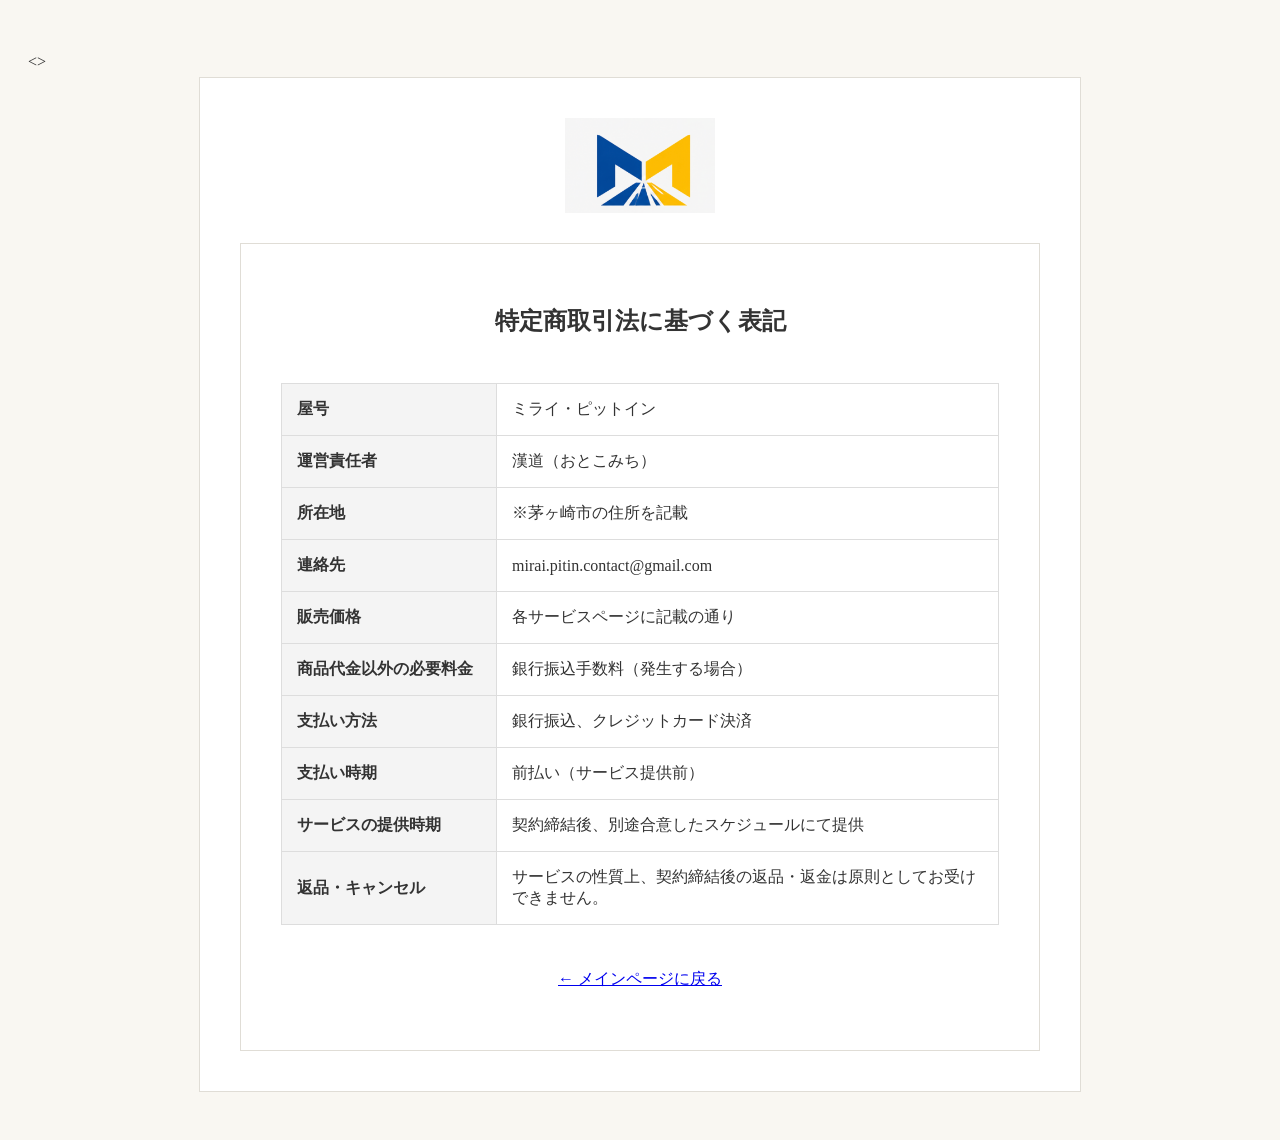
<file: tokutei.html>
<>
<html lang="ja">
<head>
  <div class="inner">
  <!-- ロゴを追加 -->
  <div style="text-align: center; margin-bottom: 30px;">
    <img src="logo.png" alt="ミライ・ピットイン ロゴ" style="max-width: 150px; height: auto;">
  </div>
  <meta charset="UTF-8">
  <title>特定商取引法に基づく表記 | ミライ・ピットイン</title>
  <style>
    body { font-family: "游明朝", "Yu Mincho", serif; line-height: 1.8; color: #333; background: #f9f7f2; padding: 40px 20px; }
    .inner { max-width: 800px; margin: 0 auto; background: #fff; padding: 40px; border: 1px solid #e0ddd6; }
    h1 { font-size: 1.5rem; text-align: center; margin-bottom: 40px; }
    table { width: 100%; border-collapse: collapse; }
    th { width: 30%; text-align: left; background: #f4f4f4; padding: 15px; border: 1px solid #ddd; }
    td { padding: 15px; border: 1px solid #ddd; }
  </style>
</head>
<body>

<div class="inner">
  <h1>特定商取引法に基づく表記</h1>
  
  <table>
    <tr><th>屋号</th><td>ミライ・ピットイン</td></tr>
    <tr><th>運営責任者</th><td>漢道（おとこみち）</td></tr>
    <tr><th>所在地</th><td>※茅ヶ崎市の住所を記載</td></tr>
    <tr><th>連絡先</th><td>mirai.pitin.contact@gmail.com</td></tr>
    <tr><th>販売価格</th><td>各サービスページに記載の通り</td></tr>
    <tr><th>商品代金以外の必要料金</th><td>銀行振込手数料（発生する場合）</td></tr>
    <tr><th>支払い方法</th><td>銀行振込、クレジットカード決済</td></tr>
    <tr><th>支払い時期</th><td>前払い（サービス提供前）</td></tr>
    <tr><th>サービスの提供時期</th><td>契約締結後、別途合意したスケジュールにて提供</td></tr>
    <tr><th>返品・キャンセル</th><td>サービスの性質上、契約締結後の返品・返金は原則としてお受けできません。</td></tr>
  </table>

  <p style="text-align: center; margin-top: 40px;">
    <a href="index.html">← メインページに戻る</a>
  </p>
</div>

</body>
</html>
</file>
<file: style.css>
/* カード全体のスタイル */
.service-card {
  display: flex;        /* Flexboxを有効化 */
  flex-direction: column; /* 縦並びに配置 */
  height: 100%;         /* 高さを親要素に合わせる */
  padding: 30px;
  background: #fff;
  border: 1px solid #ddd;
}

/* テキスト部分 */
.service-text {
  flex-grow: 1;         /* 余白を埋めるようにテキストが伸びる */
  margin-bottom: 20px;
}

/* ボタン部分 */
.service-btn {
  margin-top: auto;     /* 自動的に上側の余白を最大化して一番下に配置 */
  text-align: center;
}
/* カード全体のスタイル */
.service-card {
  display: flex;        /* Flexboxを有効化 */
  flex-direction: column; /* 縦並びに配置 */
  height: 100%;         /* 高さを親要素に合わせる */
  padding: 30px;
  background: #fff;
  border: 1px solid #ddd;
}

/* テキスト部分 */
.service-text {
  flex-grow: 1;         /* 余白を埋めるようにテキストが伸びる */
  margin-bottom: 20px;
}

/* ボタン部分 */
.service-btn {
  margin-top: auto;     /* 自動的に上側の余白を最大化して一番下に配置 */
  text-align: center;
}
/* スマホ向けのレイアウト修正 */
/* スマホ対応（画面幅768px以下の場合） */
@media screen and (max-width: 768px) {
  /* ヘッダーを縦並びにして、リンクの隙間を調整 */
  header { 
    flex-direction: column; 
    padding: 15px; 
    gap: 15px; 
  }
  .nav-links { 
    gap: 10px; 
    font-size: 0.8rem; 
  }
  
  /* メインのキャッチコピーの文字サイズを小さく調整 */
  .top-hero h1 { 
    font-size: 2rem; 
    padding: 0 20px; 
  }
  
  /* プロフィールエリアを縦1列に並べ、中央寄せ */
  .profile-wrap { 
    grid-template-columns: 1fr; 
    text-align: center; 
  }
  .profile-wrap img { 
    margin-bottom: 10px; 
  }
  
  /* 事業カードを縦並びに */
  .services-grid {
    grid-template-columns: 1fr;
  }
}

/* プロフィールエリアをスマホで縦並びにする設定 */
  .profile-wrap {
    display: flex;          /* GridからFlexに切り替えることで上下配置を制御 */
    flex-direction: column; /* 縦積み（画像が上、文章が下） */
    align-items: center;    /* 中央寄せ */
    gap: 20px;
  }
</file>
